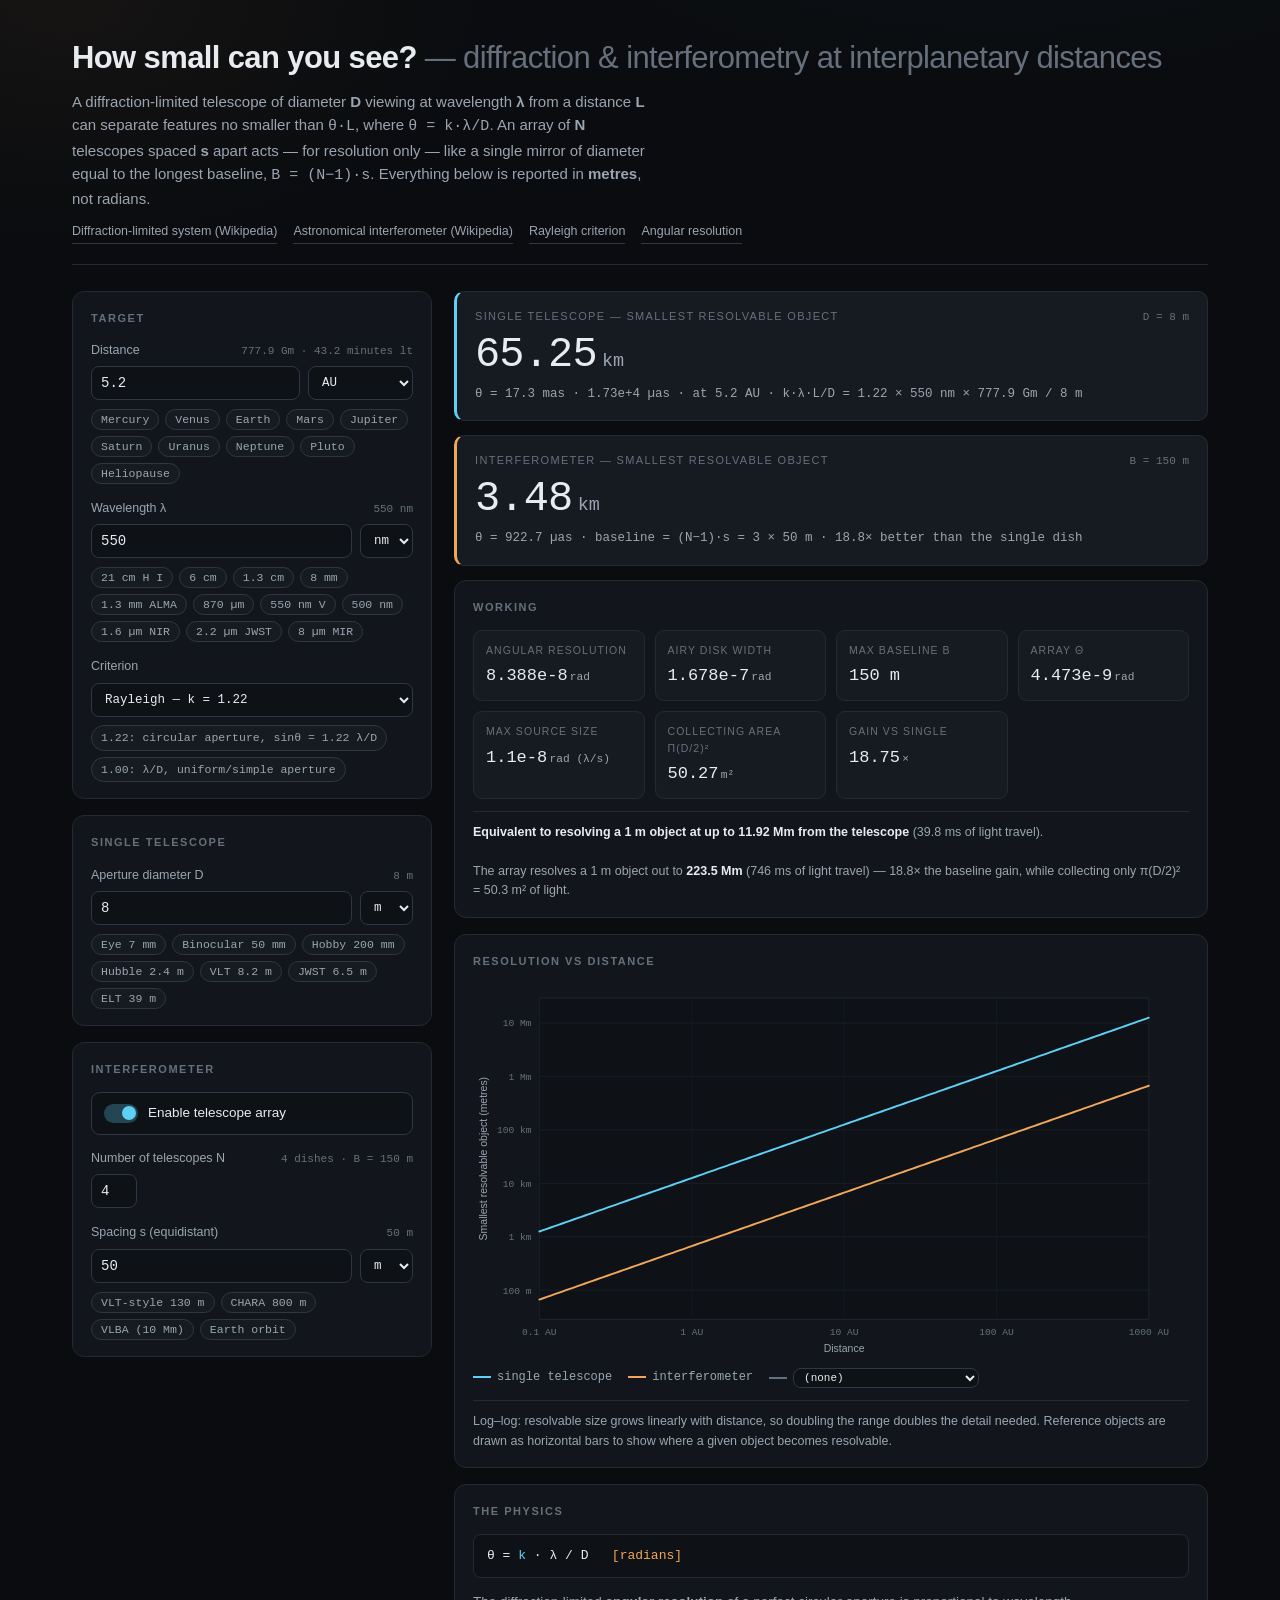
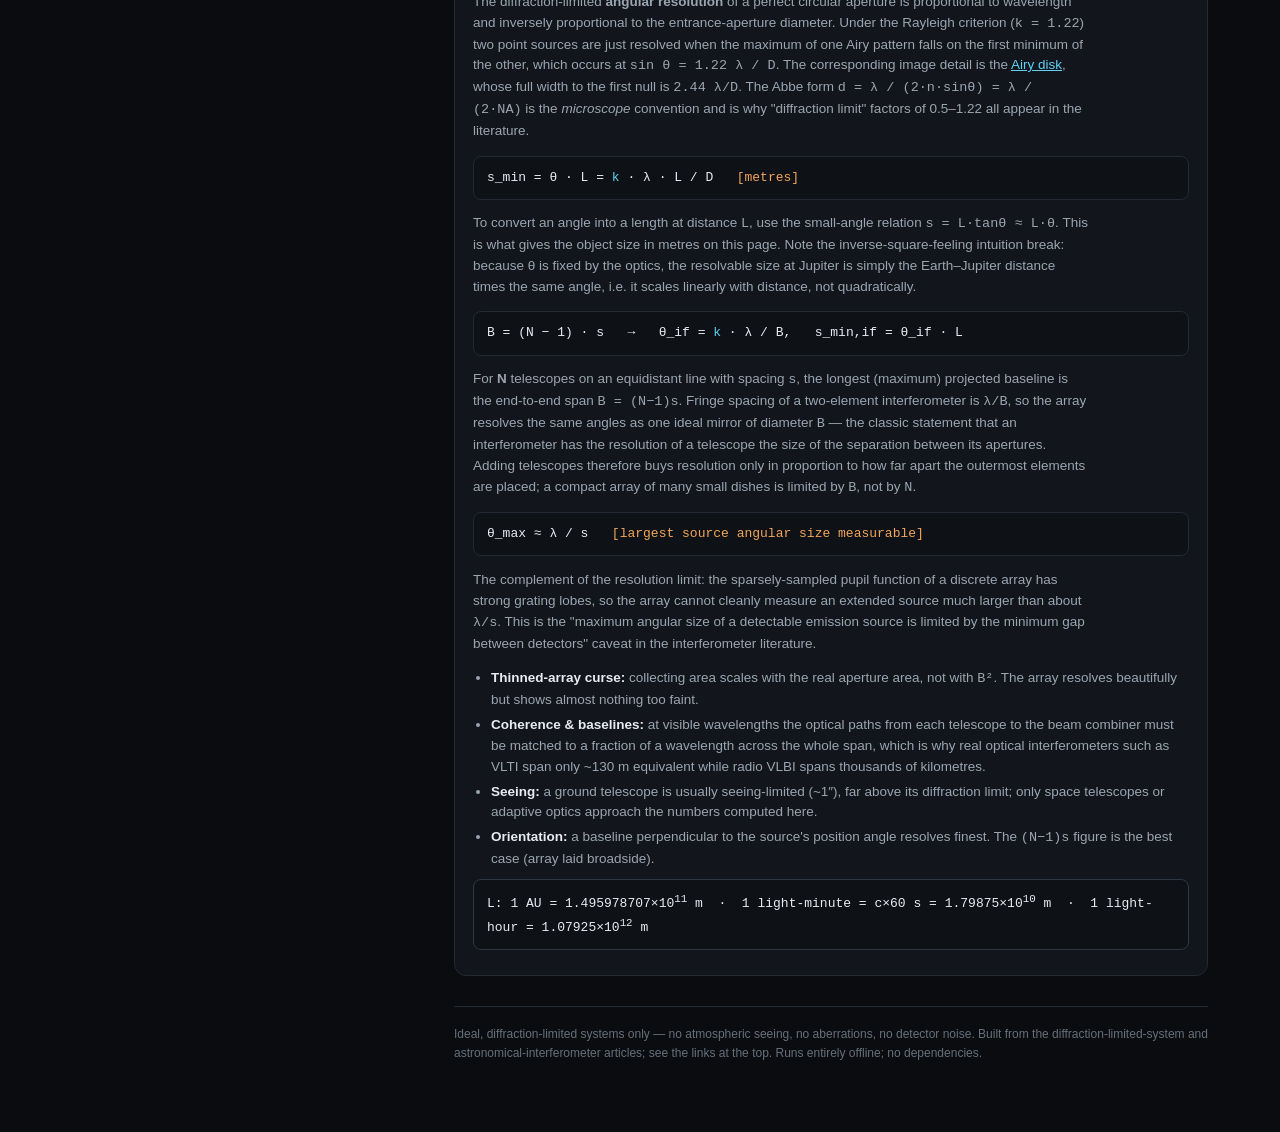
<file: index.html>
<!DOCTYPE html>
<html lang="en">
<head>
<meta charset="utf-8">
<meta name="viewport" content="width=device-width, initial-scale=1">
<!--
  Content-Security-Policy (defence in depth).
  'unsafe-inline' is required for script-src/style-src because this file is a single
  self-contained document with an inline <script> and inline <style> block. Everything
  else is denied: no network, no plugins, no framing, no form posts. If a remote
  <script src> or <img> were ever pasted into this file, the browser would refuse it.
  Note: frame-ancestors is ignored in a meta tag - send that one as an HTTP header
  (X-Content-Type-Options: nosniff too) if you host this on a web server.
-->
<meta http-equiv="Content-Security-Policy" content="default-src 'none'; script-src 'unsafe-inline'; style-src 'unsafe-inline'; img-src 'none'; connect-src 'none'; font-src 'none'; media-src 'none'; object-src 'none'; frame-src 'none'; worker-src 'none'; base-uri 'none'; form-action 'none'">
<title>Interplanetary Telescope Resolution Calculator</title>
<style>
  :root{
    --bg:#0a0c0f;
    --bg-2:#0e1116;
    --panel:#12161c;
    --panel-2:#161b22;
    --line:#232a33;
    --line-2:#2e3742;
    --ink:#e8ecf1;
    --ink-2:#9aa5b1;
    --ink-3:#66707c;
    --accent:#5fd0f5;
    --accent-2:#f2a65a;
    --good:#7ee081;
    --mono:ui-monospace,SFMono-Regular,"SF Mono",Menlo,Consolas,"Liberation Mono",monospace;
    --sans:"Inter",-apple-system,BlinkMacSystemFont,"Segoe UI",Helvetica,Arial,sans-serif;
  }
  *{box-sizing:border-box}
  html,body{margin:0;padding:0}
  body{
    background:var(--bg);
    color:var(--ink);
    font-family:var(--sans);
    font-size:15px;
    line-height:1.55;
    -webkit-font-smoothing:antialiased;
    background-image:
      radial-gradient(900px 500px at 78% -8%, rgba(95,208,245,.07), transparent 60%),
      radial-gradient(700px 400px at 5% 0%, rgba(242,166,90,.05), transparent 60%);
    background-repeat:no-repeat;
  }
  .wrap{max-width:1180px;margin:0 auto;padding:34px 22px 70px}

  header{border-bottom:1px solid var(--line);padding-bottom:20px;margin-bottom:26px}
  h1{
    font-size:clamp(22px,3.2vw,31px);
    margin:0 0 8px;
    letter-spacing:-.02em;
    font-weight:620;
  }
  h1 .thin{color:var(--ink-3);font-weight:400}
  .sub{color:var(--ink-2);max-width:70ch;margin:0}
  .refs{margin-top:12px;display:flex;flex-wrap:wrap;gap:8px 16px;font-size:12.5px}
  .refs a{color:var(--ink-2);text-decoration:none;border-bottom:1px solid var(--line-2);padding-bottom:1px}
  .refs a:hover{color:var(--accent);border-color:var(--accent)}

  .grid{display:grid;grid-template-columns:360px 1fr;gap:22px;align-items:start}
  @media (max-width:900px){.grid{grid-template-columns:1fr}}

  .panel{
    background:var(--panel);
    border:1px solid var(--line);
    border-radius:12px;
    padding:18px 18px 16px;
  }
  .panel h2{
    font-size:11px;letter-spacing:.14em;text-transform:uppercase;
    color:var(--ink-3);margin:0 0 14px;font-weight:600;
  }
  .panel + .panel{margin-top:16px}
  .sticky{position:sticky;top:18px}
  @media (max-width:900px){.sticky{position:static}}

  .field{margin-bottom:15px}
  .field:last-child{margin-bottom:0}
  label.lab{
    display:flex;justify-content:space-between;align-items:baseline;gap:8px;
    font-size:12.5px;color:var(--ink-2);margin-bottom:6px;
  }
  .lab .hint{color:var(--ink-3);font-family:var(--mono);font-size:11px}
  .row{display:flex;gap:8px}
  .row > input[type=number]{flex:1 1 auto;min-width:0}
  select,input[type=number]{
    background:var(--bg-2);
    border:1px solid var(--line-2);
    color:var(--ink);
    border-radius:8px;
    padding:8px 9px;
    font-size:14px;
    font-family:var(--mono);
    outline:none;
  }
  select{cursor:pointer;font-size:12.5px;flex:0 0 auto;padding-right:6px}
  input[type=number]{-moz-appearance:textfield}
  input[type=number]::-webkit-outer-spin-button,
  input[type=number]::-webkit-inner-spin-button{-webkit-appearance:none;margin:0}
  select:focus,input[type=number]:focus{border-color:var(--accent);box-shadow:0 0 0 3px rgba(95,208,245,.12)}
  select option{background:var(--panel-2)}

  .chips{display:flex;flex-wrap:wrap;gap:6px;margin-top:9px}
  .chip{
    background:var(--panel-2);
    border:1px solid var(--line-2);
    color:var(--ink-2);
    border-radius:999px;
    padding:3px 9px;
    font-size:11.5px;
    font-family:var(--mono);
    cursor:pointer;
    transition:border-color .12s,color .12s,background .12s;
  }
  .chip:hover{border-color:var(--accent);color:var(--accent);background:rgba(95,208,245,.07)}
  .chip.on{border-color:var(--accent);color:var(--accent);background:rgba(95,208,245,.12)}

  .toggle{
    display:flex;align-items:center;gap:10px;cursor:pointer;user-select:none;
    padding:10px 12px;border:1px solid var(--line-2);border-radius:9px;background:var(--bg-2);
    margin-bottom:14px;
  }
  .toggle:hover{border-color:var(--line-2)}
  .toggle input{position:absolute;opacity:0;pointer-events:none}
  .sw{
    width:34px;height:19px;border-radius:999px;background:#232a33;position:relative;flex:0 0 auto;
    transition:background .16s;
  }
  .sw::after{
    content:"";position:absolute;top:2.5px;left:2.5px;width:14px;height:14px;border-radius:50%;
    background:#8b95a2;transition:transform .16s,background .16s;
  }
  .toggle input:checked + .sw{background:rgba(95,208,245,.28)}
  .toggle input:checked + .sw::after{transform:translateX(15px);background:var(--accent)}
  .toggle .tl{font-size:13.5px;color:var(--ink)}
  .toggle input:focus-visible + .sw{box-shadow:0 0 0 3px rgba(95,208,245,.2)}

  .big{
    background:var(--panel-2);
    border:1px solid var(--line);
    border-left:3px solid var(--accent);
    border-radius:10px;
    padding:16px 18px;
    margin-bottom:14px;
  }
  .big.array{border-left-color:var(--accent-2)}
  .big .k{
    font-size:11px;letter-spacing:.12em;text-transform:uppercase;color:var(--ink-3);margin-bottom:7px;
    display:flex;justify-content:space-between;gap:10px;align-items:baseline;flex-wrap:wrap;
  }
  .big .k .tag{font-family:var(--mono);letter-spacing:0;text-transform:none;color:var(--ink-3)}
  .val{
    font-family:var(--mono);
    font-size:clamp(28px,5vw,42px);
    line-height:1.05;
    letter-spacing:-.02em;
    color:var(--ink);
    word-break:break-word;
  }
  .val .u{font-size:.44em;color:var(--ink-2);margin-left:.28em;letter-spacing:0}
  .subv{font-family:var(--mono);font-size:12.5px;color:var(--ink-2);margin-top:8px;word-break:break-word}

  .cards{display:grid;grid-template-columns:repeat(auto-fit,minmax(160px,1fr));gap:10px;margin-top:4px}
  .card{
    background:var(--panel-2);border:1px solid var(--line);border-radius:9px;padding:11px 12px;
  }
  .card .ck{font-size:10.5px;letter-spacing:.1em;text-transform:uppercase;color:var(--ink-3);margin-bottom:5px}
  .card .cv{font-family:var(--mono);font-size:17px;color:var(--ink);word-break:break-word}
  .card .cv .u{font-size:.66em;color:var(--ink-2);margin-left:.2em}

  .note{
    font-size:12.5px;color:var(--ink-2);margin-top:12px;
    border-top:1px solid var(--line);padding-top:11px;
  }
  .note b{color:var(--ink);font-weight:600}

  #chartwrap{margin-top:16px}
  svg#chart{width:100%;height:auto;display:block}
  .legend{display:flex;gap:16px;flex-wrap:wrap;font-size:12px;color:var(--ink-2);margin-top:9px;font-family:var(--mono)}
  .legend i{display:inline-block;width:18px;height:2px;vertical-align:middle;margin-right:6px}

  .eq{
    font-family:var(--mono);font-size:13px;color:var(--ink);
    background:var(--bg-2);border:1px solid var(--line);border-radius:8px;
    padding:11px 13px;margin:9px 0;overflow-x:auto;
  }
  .eq em{color:var(--accent);font-style:normal}
  .eq .c{color:var(--accent-2)}
  .prose{color:var(--ink-2);font-size:13.5px;max-width:82ch}
  .prose a{color:var(--accent)}
  ul{padding-left:18px;margin:8px 0}
  li{margin:4px 0;color:var(--ink-2);font-size:13.5px}
  li b{color:var(--ink);font-weight:600}
  footer{margin-top:30px;padding-top:18px;border-top:1px solid var(--line);color:var(--ink-3);font-size:12px}
  @media print{body{background:#fff;color:#000}}
</style>
</head>
<body>
<div class="wrap">

<header>
  <h1>How small can you see? <span class="thin">— diffraction &amp; interferometry at interplanetary distances</span></h1>
  <p class="sub">
    A diffraction-limited telescope of diameter <b>D</b> viewing at wavelength <b>λ</b> from a distance
    <b>L</b> can separate features no smaller than <span style="font-family:var(--mono)">θ·L</span>, where
    <span style="font-family:var(--mono)">θ = k·λ/D</span>. An array of <b>N</b> telescopes spaced <b>s</b> apart
    acts — for resolution only — like a single mirror of diameter equal to the longest baseline,
    <span style="font-family:var(--mono)">B = (N−1)·s</span>. Everything below is reported in <b>metres</b>, not radians.
  </p>
  <div class="refs">
    <a href="https://en.wikipedia.org/wiki/Diffraction-limited_system" target="_blank" rel="noopener">Diffraction-limited system (Wikipedia)</a>
    <a href="https://en.wikipedia.org/wiki/Astronomical_interferometer" target="_blank" rel="noopener">Astronomical interferometer (Wikipedia)</a>
    <a href="https://en.wikipedia.org/wiki/Rayleigh_criterion" target="_blank" rel="noopener">Rayleigh criterion</a>
    <a href="https://en.wikipedia.org/wiki/Angular_resolution" target="_blank" rel="noopener">Angular resolution</a>
  </div>
</header>

<div class="grid">

  <!-- ============ CONTROLS ============ -->
  <div class="sticky">

    <div class="panel">
      <h2>Target</h2>

      <div class="field">
        <label class="lab" for="dist"><span>Distance</span><span class="hint" id="dist-m">—</span></label>
        <div class="row">
          <input type="number" id="dist" value="5.2" step="any" min="0">
          <select id="dist-u">
            <option value="au" selected>AU</option>
            <option value="lm">light-min</option>
            <option value="lh">light-hr</option>
          </select>
        </div>
        <div class="chips" id="dist-chips"></div>
      </div>

      <div class="field">
        <label class="lab" for="wl"><span>Wavelength λ</span><span class="hint" id="wl-m">—</span></label>
        <div class="row">
          <input type="number" id="wl" value="550" step="any" min="0">
          <select id="wl-u">
            <option value="nm" selected>nm</option>
            <option value="um">µm</option>
            <option value="mm">mm</option>
            <option value="cm">cm</option>
            <option value="m">m</option>
          </select>
        </div>
        <div class="chips" id="wl-chips"></div>
      </div>

      <div class="field">
        <label class="lab" for="criterion"><span>Criterion</span></label>
        <select id="criterion" style="width:100%">
          <option value="1.22" selected>Rayleigh — k = 1.22</option>
          <option value="1">Simple — k = 1.00</option>
        </select>
        <div class="chips" style="margin-top:8px">
          <span class="chip" style="cursor:default">1.22: circular aperture, sinθ = 1.22 λ/D</span>
          <span class="chip" style="cursor:default">1.00: λ/D, uniform/simple aperture</span>
        </div>
      </div>
    </div>

    <div class="panel">
      <h2>Single telescope</h2>
      <div class="field">
        <label class="lab" for="dia"><span>Aperture diameter D</span><span class="hint" id="dia-m">—</span></label>
        <div class="row">
          <input type="number" id="dia" value="8" step="any" min="0">
          <select id="dia-u">
            <option value="mm">mm</option>
            <option value="cm">cm</option>
            <option value="m" selected>m</option>
            <option value="km">km</option>
          </select>
        </div>
        <div class="chips" id="tel-chips"></div>
      </div>
    </div>

    <div class="panel">
      <h2>Interferometer</h2>

      <label class="toggle">
        <input type="checkbox" id="ifon" checked>
        <span class="sw"></span>
        <span class="tl">Enable telescope array</span>
      </label>

      <div id="if-block">
        <div class="field">
          <label class="lab" for="ntel"><span>Number of telescopes N</span><span class="hint" id="ntel-m">—</span></label>
          <input type="number" id="ntel" value="4" step="1" min="2" max="200">
        </div>

        <div class="field">
          <label class="lab" for="sep"><span>Spacing s (equidistant)</span><span class="hint" id="sep-m">—</span></label>
          <div class="row">
            <input type="number" id="sep" value="50" step="any" min="0">
            <select id="sep-u">
              <option value="m" selected>m</option>
              <option value="km">km</option>
            </select>
          </div>
          <div class="chips" id="if-chips"></div>
        </div>
      </div>
    </div>

  </div>

  <!-- ============ RESULTS ============ -->
  <div>

    <div class="big">
      <div class="k"><span>Single telescope — smallest resolvable object</span><span class="tag" id="single-tag">—</span></div>
      <div class="val" id="single-val">—</div>
      <div class="subv" id="single-sub">—</div>
    </div>

    <div class="big array" id="arr-big" style="display:none">
      <div class="k"><span>Interferometer — smallest resolvable object</span><span class="tag" id="arr-tag">—</span></div>
      <div class="val" id="arr-val">—</div>
      <div class="subv" id="arr-sub">—</div>
    </div>

    <div class="panel">
      <h2>Working</h2>
      <div class="cards" id="cards"></div>
      <div class="note" id="note"></div>
    </div>

    <div class="panel" id="chartwrap">
      <h2>Resolution vs distance</h2>
      <svg id="chart" viewBox="0 0 820 430" role="img" aria-label="Log-log plot of smallest resolvable object size versus distance"></svg>
      <div class="legend">
        <span><i style="background:var(--accent)"></i>single telescope</span>
        <span id="leg-array" style="display:none"><i style="background:var(--accent-2)"></i>interferometer</span>
        <span><i style="background:var(--ink-3)"></i><select id="refsel" style="padding:2px 6px;font-size:11px"></select></span>
      </div>
      <div class="note">
        Log–log: resolvable size grows linearly with distance, so doubling the range doubles the detail needed.
        Reference objects are drawn as horizontal bars to show where a given object becomes resolvable.
      </div>
    </div>

    <div class="panel">
      <h2>The physics</h2>

      <div class="eq">θ = <em>k</em> · λ / D &nbsp;&nbsp;<span class="c">[radians]</span></div>
      <p class="prose">
        The diffraction-limited <b>angular resolution</b> of a perfect circular aperture is proportional to
        wavelength and inversely proportional to the entrance-aperture diameter. Under the Rayleigh criterion
        (<span class="prose" style="font-family:var(--mono)">k = 1.22</span>) two point sources are just resolved when the
        maximum of one Airy pattern falls on the first minimum of the other, which occurs at
        <span style="font-family:var(--mono)">sin θ = 1.22 λ / D</span>. The corresponding image detail is the
        <a href="https://en.wikipedia.org/wiki/Airy_disk" target="_blank" rel="noopener">Airy disk</a>, whose full width to
        the first null is <span style="font-family:var(--mono)">2.44 λ/D</span>.
        The Abbe form <span style="font-family:var(--mono)">d = λ / (2·n·sinθ) = λ / (2·NA)</span> is the
        <i>microscope</i> convention and is why "diffraction limit" factors of 0.5–1.22 all appear in the literature.
      </p>

      <div class="eq">s_min = θ · L = <em>k</em> · λ · L / D &nbsp;&nbsp;<span class="c">[metres]</span></div>
      <p class="prose">
        To convert an angle into a length at distance <span style="font-family:var(--mono)">L</span>, use the small-angle
        relation <span style="font-family:var(--mono)">s = L·tanθ ≈ L·θ</span>. This is what gives the object size in metres
        on this page. Note the inverse-square-feeling intuition break: because θ is fixed by the optics, the
        resolvable size at Jupiter is simply the Earth–Jupiter distance times the same angle, i.e. it scales linearly
        with distance, not quadratically.
      </p>

      <div class="eq">B = (N − 1) · s &nbsp;&nbsp;→&nbsp;&nbsp; θ_if = <em>k</em> · λ / B, &nbsp; s_min,if = θ_if · L</div>
      <p class="prose">
        For <b>N</b> telescopes on an equidistant line with spacing <span style="font-family:var(--mono)">s</span>, the
        longest (maximum) projected baseline is the end-to-end span
        <span style="font-family:var(--mono)">B = (N−1)s</span>. Fringe spacing of a two-element interferometer is
        <span style="font-family:var(--mono)">λ/B</span>, so the array resolves the same angles as one ideal mirror of
        diameter <span style="font-family:var(--mono)">B</span> — the classic statement that an interferometer has the
        resolution of a telescope the size of the separation between its apertures. Adding telescopes therefore buys
        resolution only in proportion to how far apart the outermost elements are placed; a compact array of many small
        dishes is limited by <span style="font-family:var(--mono)">B</span>, not by <span style="font-family:var(--mono)">N</span>.
      </p>

      <div class="eq">θ_max ≈ λ / s &nbsp;&nbsp;<span class="c">[largest source angular size measurable]</span></div>
      <p class="prose">
        The complement of the resolution limit: the sparsely-sampled pupil function of a discrete array has strong
        grating lobes, so the array cannot cleanly measure an extended source much larger than about
        <span style="font-family:var(--mono)">λ/s</span>. This is the "maximum angular size of a detectable emission
        source is limited by the minimum gap between detectors" caveat in the interferometer literature.
      </p>

      <ul>
        <li><b>Thinned-array curse:</b> collecting area scales with the real aperture area, not with
          <span style="font-family:var(--mono)">B²</span>. The array resolves beautifully but shows almost nothing too faint.</li>
        <li><b>Coherence &amp; baselines:</b> at visible wavelengths the optical paths from each telescope to the beam
          combiner must be matched to a fraction of a wavelength across the whole span, which is why real optical
          interferometers such as VLTI span only ~130 m equivalent while radio VLBI spans thousands of kilometres.</li>
        <li><b>Seeing:</b> a ground telescope is usually seeing-limited (~1″), far above its diffraction limit; only
          space telescopes or adaptive optics approach the numbers computed here.</li>
        <li><b>Orientation:</b> a baseline perpendicular to the source's position angle resolves finest. The
          <span style="font-family:var(--mono)">(N−1)s</span> figure is the best case (array laid broadside).</li>
      </ul>

      <div class="eq" style="border-color:var(--line-2)">
        L: 1 AU = 1.495978707×10<sup>11</sup> m &nbsp;·&nbsp; 1 light-minute = c×60 s = 1.79875×10<sup>10</sup> m
        &nbsp;·&nbsp; 1 light-hour = 1.07925×10<sup>12</sup> m
      </div>
    </div>

    <footer>
      Ideal, diffraction-limited systems only — no atmospheric seeing, no aberrations, no detector noise.
      Built from the diffraction-limited-system and astronomical-interferometer articles; see the links at the top.
      Runs entirely offline; no dependencies.
    </footer>

  </div>
</div>
</div>

<script>
(function(){
"use strict";

/* ---------------------------------------------------------------- constants */
var C      = 299792458;          // m/s
var AU     = 1.495978707e11;     // m
var LM     = C * 60;             // light-minute, m
var LH     = C * 3600;           // light-hour, m

var DIST = { au:{m:AU,label:"AU"}, lm:{m:LM,label:"light-min"}, lh:{m:LH,label:"light-hr"} };
var WL   = { nm:1e-9, um:1e-6, mm:1e-3, cm:1e-2, m:1 };
var DIA  = { mm:1e-3, cm:1e-2, m:1, km:1e3 };
var SEP  = { m:1, km:1e3 };

/* ------------------------------------------------------------- formatting */
function sig(x, n){
  if(!isFinite(x) || x === 0) return "0";
  var neg = x < 0; x = Math.abs(x); n = n || 4;
  var e = Math.floor(Math.log10(x));
  var s;
  if(e >= -6 && e < 21 && (n - 1 - e) >= 0){
    s = x.toFixed(n - 1 - e);
    if(s.indexOf(".") >= 0) s = s.replace(/\.?0+$/, "");
  } else {
    s = x.toExponential(Math.max(0, n - 1))
         .replace(/(\.\d*?)0+e/, "$1e")
         .replace(/\.e/, "e");
  }
  return (neg ? "-" : "") + s;
}
function num4(v){ return (isFinite(v) && v > 0) ? sig(v, 4) : "—"; }

var DECADES = [[12,"Tm"],[9,"Gm"],[6,"Mm"],[3,"km"],[0,"m"],[-3,"mm"],[-6,"nm"],[-9,"pm"]];
function decadeLabel(e){
  for(var i=0;i<DECADES.length;i++)
    if(e >= DECADES[i][0]) return sig(Math.pow(10, e - DECADES[i][0]), 4) + " " + DECADES[i][1];
  return sig(Math.pow(10, e + 9), 4) + " nm";
}
function fmtLen(x){
  if(!isFinite(x)) return "—";
  var a = Math.abs(x);
  if(a === 0) return "0";
  var p = [
    [1e12, "Tm"], [1e9, "Gm"], [1e6, "Mm"], [1e3, "km"], [1, "m"],
    [1e-3, "mm"], [1e-6, "µm"], [1e-9, "nm"], [1e-12, "pm"], [1e-15, "fm"]
  ];
  for(var i=0;i<p.length;i++){
    if(a >= p[i][0]) return sig(x/(p[i][0])) + " " + p[i][1];
  }
  return sig(x/(1e-18)) + " am";
}
function fmtLenParts(x){
  var s = fmtLen(x).split(" ");
  return { n:s[0], u:s.length>1?s[1]:"" };
}
function fmtAngle(rad){
  if(!isFinite(rad)) return "—";
  var as  = rad * 206264.806;      // arcseconds
  var mas = as * 1e3;
  var uas = mas * 1e3;
  var out;
  if(rad >= 1){        out = [sig(rad,4)+" rad"];       if(as  >= 1) out.push(sig(as ,4)+"″"); }
  else if(as  >= 1){   out = [sig(as ,4)+"″"];           if(mas >= 1) out.push(sig(mas,3)+" mas"); }
  else if(mas >= 1){   out = [sig(mas,4)+" mas"];        if(uas >= 1) out.push(sig(uas,3)+" µas"); }
  else                out = [sig(uas,4)+" µas"];
  return out.join("  ·  ");
}
function fmtTime(s){
  if(!isFinite(s)) return "—";
  var d = s/86400;
  if(d >= 1)    return sig(d,3) + " days";
  if(s >= 3600) return sig(s/3600,3) + " hours";
  if(s >= 60)   return sig(s/60,3) + " minutes";
  if(s >= 1)    return sig(s,3) + " seconds";
  if(s >= 1e-3) return sig(s*1e3,3) + " ms";
  if(s >= 1e-6) return sig(s*1e6,3) + " µs";
  return sig(s*1e9,3) + " ns";
}

/* ------------------------------------------------------------------- state */
var $ = function(id){ return document.getElementById(id); };

function num(id, fallback){
  var v = parseFloat($(id).value);
  return isFinite(v) && v >= 0 ? v : fallback;
}
function read(){
  var d = num("dist", 1) * DIST[$("dist-u").value].m;
  var lam = num("wl", 550) * WL[$("wl-u").value];
  var D   = num("dia", 8) * DIA[$("dia-u").value];
  var k   = parseFloat($("criterion").value);
  var on  = $("ifon").checked;
  var n   = Math.max(2, Math.round(num("ntel", 2)));
  var s   = num("sep", 1) * SEP[$("sep-u").value];
  var B   = (n - 1) * s;
  return { d:d, lam:lam, D:D, k:k, on:on, n:n, s:s, B:B,
           th1:(D>0 ? k*lam/D : NaN),
           sz1:(D>0 ? k*lam/D*d : NaN),
           th2:(B>0 ? k*lam/B : NaN),
           sz2:(B>0 ? k*lam/B*d : NaN) };
}
/* does this configuration define any resolvable instrument at all? */
function anyInstrument(st){
  return (st.D > 0) || (st.on && st.B > 0);
}

/* -------------------------------------------------------------- chip sets */
var DIST_CHIPS = [
  { t:"Mercury", v:0.387 }, { t:"Venus", v:0.723 }, { t:"Earth", v:1 },
  { t:"Mars", v:1.524 }, { t:"Jupiter", v:5.203 }, { t:"Saturn", v:9.537 },
  { t:"Uranus", v:19.19 }, { t:"Neptune", v:30.07 }, { t:"Pluto", v:39.48 },
  { t:"Heliopause", v:120 }
];
var WL_CHIPS = [
  { t:"21 cm H I",   v:21,   u:"cm" },
  { t:"6 cm",        v:6,    u:"cm" },
  { t:"1.3 cm",      v:1.3,  u:"cm" },
  { t:"8 mm",        v:8,    u:"mm" },
  { t:"1.3 mm ALMA", v:1.3,  u:"mm" },
  { t:"870 µm",      v:870,  u:"um" },
  { t:"550 nm V",    v:550,  u:"nm" },
  { t:"500 nm",      v:500,  u:"nm" },
  { t:"1.6 µm NIR",  v:1.6,  u:"um" },
  { t:"2.2 µm JWST", v:2.2,  u:"um" },
  { t:"8 µm MIR",    v:8,    u:"um" }
];
var TEL_CHIPS = [
  { t:"Eye 7 mm",  v:7,    u:"mm" },
  { t:"Binocular 50 mm", v:50, u:"mm" },
  { t:"Hobby 200 mm", v:200, u:"mm" },
  { t:"Hubble 2.4 m",  v:2.4, u:"m"  },
  { t:"VLT 8.2 m",     v:8.2, u:"m"  },
  { t:"JWST 6.5 m",    v:6.5, u:"m"  },
  { t:"ELT 39 m",      v:39,  u:"m"  }
];
var IF_CHIPS = [
  { t:"VLT-style 130 m", n:4,  s:43.3, u:"m"  },
  { t:"CHARA 800 m",    n:6,  s:160,  u:"m"  },
  { t:"VLBA (10 Mm)",   n:10, s:1111, u:"km" },
  { t:"Earth orbit",    n:2,  s:7000, u:"km" }
];
var REFS = [
  { t:"(none)", v:0 },
  { t:"Fingernail 1 cm", v:0.01 },
  { t:"Golf ball", v:0.0427 },
  { t:"Car 4 m", v:4.5 },
  { t:"Football pitch", v:105 },
  { t:"Statue of Unity 179 m", v:179 },
  { t:"Everest 8849 m", v:8849 },
  { t:"Earth 12 742 km", v:1.2742e7 },
  { t:"Sun 1.3927e9 m", v:1.3927e9 },
  { t:"Neptune radius 2.46e7 m", v:2.4622e7 }
];

function buildChips(host, items, onPick, cls){
  items.forEach(function(it){
    var b = document.createElement("button");
    b.type = "button";
    b.className = "chip" + (cls ? " " + cls : "");
    b.textContent = it.t;
    b.addEventListener("click", function(){ onPick(it, b); });
    host.appendChild(b);
  });
}
buildChips($("dist-chips"), DIST_CHIPS, function(it){
  $("dist").value = it.v; $("dist-u").value = "au"; render();
});
buildChips($("wl-chips"), WL_CHIPS, function(it){
  $("wl").value = it.v; $("wl-u").value = it.u; render();
});
buildChips($("tel-chips"), TEL_CHIPS, function(it){
  $("dia").value = it.v; $("dia-u").value = it.u; render();
});
buildChips($("if-chips"), IF_CHIPS, function(it){
  $("ntel").value = it.n; $("sep").value = it.s; $("sep-u").value = it.u;
  $("ifon").checked = true; render();
});
(function(){
  var s = $("refsel");
  REFS.forEach(function(r){
    var o = document.createElement("option");
    o.value = r.v; o.textContent = r.t; s.appendChild(o);
  });
  s.addEventListener("change", draw);
})();

/* ----------------------------------------------------------------- render */
function card(k, v, u){
  return '<div class="card"><div class="ck">'+k+'</div><div class="cv">'+v+
         (u?'<span class="u">'+u+'</span>':'')+'</div></div>';
}

function render(){
  var st = read();
  var dUnit = DIST[$("dist-u").value].label;

  /* echoes */
  $("dist-m").textContent = fmtLen(st.d) + " · " + fmtTime(st.d/C) + " lt";
  $("wl-m").textContent   = fmtLen(st.lam);
  $("dia-m").textContent  = fmtLen(st.D);
  $("sep-m").textContent  = fmtLen(st.s);
  $("ntel-m").textContent = st.n + " dishes · B = " + fmtLen(st.B);

  /* single telescope */
  var p1 = fmtLenParts(st.sz1);
  $("single-val").innerHTML = p1.n + '<span class="u">' + p1.u + '</span>';
  $("single-tag").textContent = "D = " + fmtLen(st.D);
  $("single-sub").textContent =
    "θ = " + fmtAngle(st.th1) + "   ·   at " + sig(st.d/AU,4) + " " + dUnit +
    "   ·   k·λ·L/D = " + sig(st.k,3) + " × " + fmtLen(st.lam) +
    " × " + fmtLen(st.d) + " / " + fmtLen(st.D);

  /* interferometer */
  if(st.on && st.B > 0){
    $("arr-big").style.display = "";
    $("leg-array").style.display = "";
    var p2 = fmtLenParts(st.sz2);
    $("arr-val").innerHTML = p2.n + '<span class="u">' + p2.u + '</span>';
    $("arr-tag").textContent = "B = " + fmtLen(st.B);
    $("arr-sub").textContent =
      "θ = " + fmtAngle(st.th2) + "   ·   baseline = (N−1)·s = " + (st.n-1) + " × " +
      fmtLen(st.s) +
      (st.D > 0 ? "   ·   " + sig(st.sz1/st.sz2,3) + "× better than the single dish" : "");
  } else {
    $("arr-big").style.display = "none";
    $("leg-array").style.display = "none";
  }

  /* working cards */
  var html = "";
  html += card("Angular resolution", num4(st.th1), "rad");
  html += card("Airy disk width", num4(st.D>0 ? 2.44*st.lam/st.D : NaN), "rad");
  html += card("Max baseline B", st.B>0 ? fmtLen(st.B) : "—", "");
  html += card("Array θ", st.on ? num4(st.th2) : "—", st.on ? "rad" : "");
  html += card("Max source size", st.on ? num4(st.s>0 ? st.lam/st.s : NaN) : "—",
               st.on ? "rad (λ/s)" : "");
  html += card("Collecting area π(D/2)²", st.D>0 ? sig(Math.PI*Math.pow(st.D/2,2),4) : "—", "m²");
  if(st.on && st.B>0) html += card("Gain vs single", sig(st.sz1/st.sz2,4), "×");
  $("cards").innerHTML = html;

  /* notes */
  var notes = [];
  if(st.D > 0){
    var maxDist1m = 1 / st.th1;                    // range at which a 1 m object is just resolved
    notes.push("<b>Equivalent to resolving a 1 m object at up to " +
      fmtLen(maxDist1m) + " from the telescope</b> (" + fmtTime(maxDist1m/C) + " of light travel).");
  }
  if(st.on && st.B > 0){
    var gainTxt = (st.D > 0)
      ? " — " + sig(st.sz1/st.sz2,3) + "× the baseline gain"
      : "";
    var areaTxt = (st.D > 0)
      ? ", while collecting only π(D/2)² = " + sig(Math.PI*Math.pow(st.D/2,2),3) + " m² of light."
      : ".";
    notes.push("The array resolves a 1 m object out to <b>" + fmtLen(1/st.th2) + "</b> (" +
      fmtTime((1/st.th2)/C) + " of light travel)" + gainTxt + areaTxt);
    if(st.s > 0 && st.lam/st.s > 1e-3){
      notes.push("Its <i>downside</i>: sources larger than θ ≈ " + fmtAngle(st.lam/st.s) +
        " (≈ " + fmtLen(st.lam/st.s*st.d) + " across at this distance) risk being split up by grating lobes.");
    }
  }
  if(st.D > 0 && st.sz1 > 1.2742e7){
    notes.push("At this distance the resolution is coarser than <b>Earth itself</b> — you would see the planet as a single unresolved dot.");
  }
  /* validity of the small-angle / Rayleigh assumption */
  if(st.D > 0 && st.k*st.lam/st.D > 0.05){
    notes.push("⚠ <b>Outside the formula's validity:</b> λ/D = " + sig(st.lam/st.D,3) +
      " is far too large. The criterion needs sinθ = k·λ/D ≤ 1, and the small-angle step " +
      "s = L·θ no longer holds — at this aperture/wavelength the instrument cannot resolve " +
      "two points at all, so treat the figure above as a formal limit only.");
  }
  if(!anyInstrument(st)){
    notes.push("⚠ <b>No valid instrument:</b> enter a telescope diameter (or an array spacing) larger than zero.");
  }
  $("note").innerHTML = notes.join("<br><br>");

  draw(st);
}

/* ------------------------------------------------------------------- chart */
function draw(st){
  st = st || read();
  var W = 820, H = 430;
  var M = { t:16, r:46, b:46, l:76 };
  var pw = W - M.l - M.r, ph = H - M.t - M.b;

  var xMin = 0.1, xMax = 1000;                 // AU
  var lx0 = Math.log10(xMin), lx1 = Math.log10(xMax);

  var N = 160, pts = [];
  var refV = parseFloat($("refsel").value);
  for(var i=0;i<=N;i++){
    var lx = lx0 + (lx1-lx0)*i/N;
    var au = Math.pow(10,lx);
    var L  = au * AU;
    var p  = { lx:lx, au:au };
    if(st.D > 0) p.y1 = st.k*st.lam/st.D*L;
    if(st.on && st.B > 0) p.y2 = st.k*st.lam/st.B*L;
    pts.push(p);
  }

  var vals = [];
  pts.forEach(function(p){ if(isFinite(p.y1)) vals.push(p.y1); if(isFinite(p.y2)) vals.push(p.y2); });
  if(refV > 0) vals.push(refV);
  if(!vals.length){
    $("chart").innerHTML =
      '<rect x="76" y="16" width="726" height="368" fill="#0e1116" stroke="#232a33"/>' +
      '<text x="439" y="196" text-anchor="middle" fill="#66707c" font-size="13">' +
      'No resolvable instrument — enter an aperture diameter, or enable an array with a non-zero spacing.</text>';
    return;
  }

  var yMin = Math.min.apply(null, vals), yMax = Math.max.apply(null, vals);
  var lo = Math.log10(yMin), hi = Math.log10(yMax);
  var pad = Math.max(0.12, (hi - lo) * 0.07);
  var ly0 = lo - pad, ly1 = hi + pad;
  if(ly1 - ly0 < 1.2) ly1 = ly0 + 1.2;

  function X(lx){ return M.l + (lx-lx0)/(lx1-lx0)*pw; }
  function Y(ly){ return M.t + ph - (ly-ly0)/(ly1-ly0)*ph; }

  var s = [];
  s.push('<rect x="'+M.l+'" y="'+M.t+'" width="'+pw+'" height="'+ph+'" fill="#0e1116" stroke="#232a33"/>');

  /* y grid + labels */
  for(var e=Math.ceil(ly0); e<=Math.floor(ly1); e++){
    var y = Y(e);
    s.push('<line x1="'+M.l+'" y1="'+y.toFixed(1)+'" x2="'+(M.l+pw)+'" y2="'+y.toFixed(1)+
           '" stroke="#1b212a" stroke-width="1"/>');
    s.push('<text x="'+(M.l-9)+'" y="'+(y+4).toFixed(1)+'" text-anchor="end" fill="#66707c" '+
           'font-family="ui-monospace,Menlo,monospace" font-size="11">'+decadeLabel(e)+'</text>');
  }
  /* x grid + labels */
  for(var d=Math.ceil(lx0); d<=Math.floor(lx1); d++){
    var x = X(d), au = Math.pow(10,d);
    var lab = sig(au,4) + " AU";
    s.push('<line x1="'+x.toFixed(1)+'" y1="'+M.t+'" x2="'+x.toFixed(1)+'" y2="'+(M.t+ph)+
           '" stroke="#161c23" stroke-width="1"/>');
    s.push('<text x="'+x.toFixed(1)+'" y="'+(M.t+ph+18)+'" text-anchor="middle" fill="#66707c" '+
           'font-family="ui-monospace,Menlo,monospace" font-size="11">'+lab+'</text>');
  }

  /* reference object */
  if(refV > 0 && Math.log10(refV) >= ly0 && Math.log10(refV) <= ly1){
    var yr = Y(Math.log10(refV));
    var rlab = (function(r){
      for(var i=0;i<REFS.length;i++) if(REFS[i].v === r) return REFS[i].t; return fmtLen(r);
    })(refV);
    s.push('<line x1="'+M.l+'" y1="'+yr.toFixed(1)+'" x2="'+(M.l+pw)+'" y2="'+yr.toFixed(1)+
           '" stroke="#66707c" stroke-width="1" stroke-dasharray="5 4"/>');
    s.push('<text x="'+(M.l+pw-6)+'" y="'+(yr-7).toFixed(1)+'" text-anchor="end" fill="#8b95a2" '+
           'font-family="ui-monospace,Menlo,monospace" font-size="11">'+rlab+'</text>');
  }

  function path(key, colour){
    var d = "", started = false;
    pts.forEach(function(p){
      if(!isFinite(p[key])) return;
      var px = X(p.lx).toFixed(2), py = Y(Math.log10(p[key])).toFixed(2);
      d += (started ? "L" : "M") + px + " " + py; started = true;
    });
    if(d) s.push('<path d="'+d+'" fill="none" stroke="'+colour+'" stroke-width="2.2" '+
                 'stroke-linejoin="round" stroke-linecap="round"/>');
  }
  path("y1", "#5fd0f5");
  path("y2", "#f2a65a");

  /* axis titles */
  s.push('<text x="'+(M.l+pw/2)+'" y="'+(H-8)+'" text-anchor="middle" fill="#9aa5b1" font-size="12">Distance</text>');
  s.push('<text transform="translate(16,'+(M.t+ph/2)+') rotate(-90)" text-anchor="middle" fill="#9aa5b1" '+
         'font-size="12">Smallest resolvable object (metres)</text>');

  $("chart").innerHTML = s.join("");
}

/* ------------------------------------------------------------------- wiring */
["dist","dist-u","wl","wl-u","dia","dia-u","criterion","ifon","ntel","sep","sep-u","refsel"].forEach(function(id){
  var el = $(id);
  el.addEventListener("input", render);
  el.addEventListener("change", render);
});

render();
})();
</script>
</body>
</html>
</file>
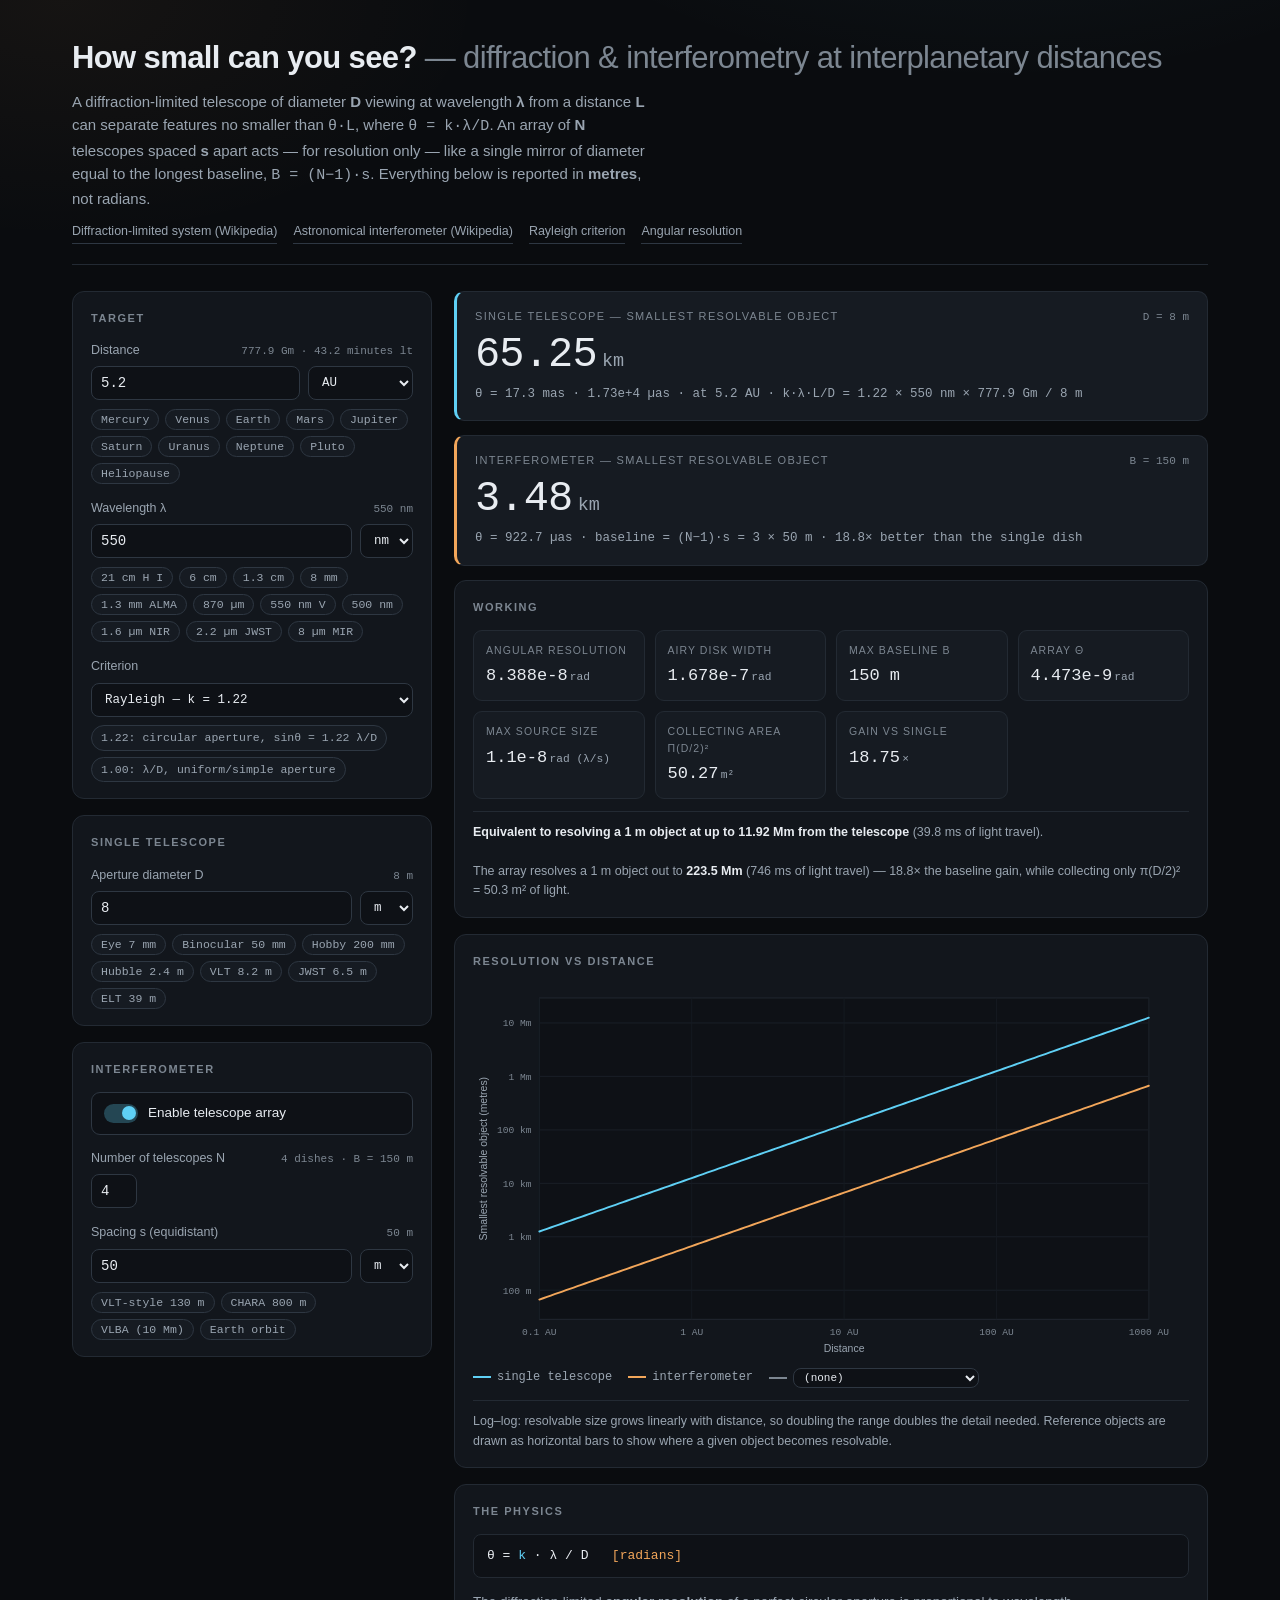
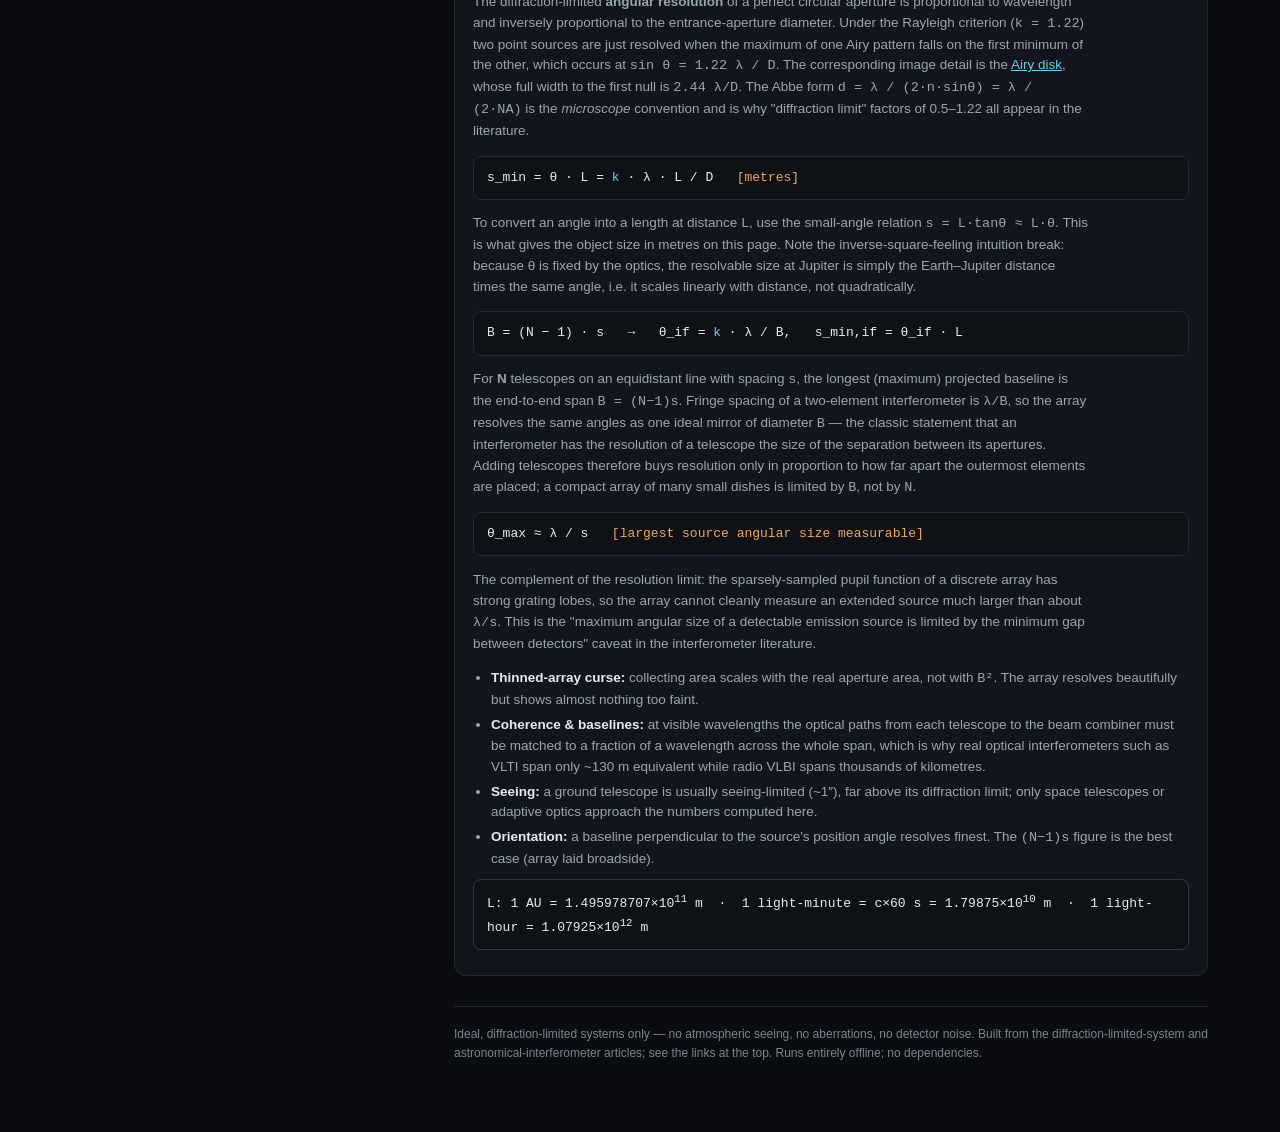
<file: docs/index.html>
<!DOCTYPE html>
<html lang="en">
<head>
<meta charset="utf-8">
<meta name="viewport" content="width=device-width, initial-scale=1">
<!--
  Content-Security-Policy (defence in depth).
  'unsafe-inline' is required for script-src/style-src because this file is a single
  self-contained document with an inline <script> and inline <style> block. Everything
  else is denied: no network, no plugins, no framing, no form posts. If a remote
  <script src> or <img> were ever pasted into this file, the browser would refuse it.
  Note: frame-ancestors is ignored in a meta tag - send that one as an HTTP header
  (X-Content-Type-Options: nosniff too) if you host this on a web server.
-->
<meta http-equiv="Content-Security-Policy" content="default-src 'none'; script-src 'unsafe-inline'; style-src 'unsafe-inline'; img-src 'none'; connect-src 'none'; font-src 'none'; media-src 'none'; object-src 'none'; frame-src 'none'; worker-src 'none'; base-uri 'none'; form-action 'none'">
<title>Interplanetary Telescope Resolution Calculator</title>
<style>
  :root{
    --bg:#0a0c0f;
    --bg-2:#0e1116;
    --panel:#12161c;
    --panel-2:#161b22;
    --line:#232a33;
    --line-2:#2e3742;
    --ink:#e8ecf1;
    --ink-2:#9aa5b1;
    /* The dimmest ink carries every section heading, the working-card captions
       and the footer, so it has to clear 4.5:1 on the lightest panel (#161b22)
       -- not merely look like a dim grey. #7c8691 sat at 3.44:1 there. */
    --ink-3:#7c8691;
    --accent:#5fd0f5;
    --accent-2:#f2a65a;
    --good:#7ee081;
    --bad:#f28b82;
    --mono:ui-monospace,SFMono-Regular,"SF Mono",Menlo,Consolas,"Liberation Mono",monospace;
    --sans:"Inter",-apple-system,BlinkMacSystemFont,"Segoe UI",Helvetica,Arial,sans-serif;
  }
  *{box-sizing:border-box}
  html,body{margin:0;padding:0}
  body{
    background:var(--bg);
    color:var(--ink);
    font-family:var(--sans);
    font-size:15px;
    line-height:1.55;
    -webkit-font-smoothing:antialiased;
    background-image:
      radial-gradient(900px 500px at 78% -8%, rgba(95,208,245,.07), transparent 60%),
      radial-gradient(700px 400px at 5% 0%, rgba(242,166,90,.05), transparent 60%);
    background-repeat:no-repeat;
  }
  .wrap{max-width:1180px;margin:0 auto;padding:34px 22px 70px}

  /* A keyboard arriving at the top of this page has 39 controls to cross before
     it reaches the answer, because the 34 preset chips sit between them. The
     skip link is the only thing that makes that proportionate, so it is the
     first focusable thing in the document and stays out of the way until
     focused. */
  .skip{
    position:absolute;left:-9999px;top:0;z-index:10;
    background:var(--accent);color:var(--bg);
    padding:10px 14px;border-radius:0 0 9px 0;
    font-size:13.5px;font-weight:600;text-decoration:none;
  }
  .skip:focus{left:0;outline:2px solid var(--ink);outline-offset:2px}
  /* The skip target is focused programmatically rather than reached by keyboard,
     so it is a navigation aid rather than a control and takes no ring. */
  #results:focus{outline:none}

  header{border-bottom:1px solid var(--line);padding-bottom:20px;margin-bottom:26px}
  h1{
    font-size:clamp(22px,3.2vw,31px);
    margin:0 0 8px;
    letter-spacing:-.02em;
    font-weight:620;
  }
  h1 .thin{color:var(--ink-3);font-weight:400}
  .sub{color:var(--ink-2);max-width:70ch;margin:0}
  .refs{margin-top:12px;display:flex;flex-wrap:wrap;gap:8px 16px;font-size:12.5px}
  .refs a{color:var(--ink-2);text-decoration:none;border-bottom:1px solid var(--line-2);padding-bottom:1px}
  .refs a:hover{color:var(--accent);border-color:var(--accent)}

  .grid{display:grid;grid-template-columns:360px 1fr;gap:22px;align-items:start}
  @media (max-width:900px){.grid{grid-template-columns:1fr}}

  .panel{
    background:var(--panel);
    border:1px solid var(--line);
    border-radius:12px;
    padding:18px 18px 16px;
  }
  .panel h2{
    font-size:11px;letter-spacing:.14em;text-transform:uppercase;
    color:var(--ink-3);margin:0 0 14px;font-weight:600;
  }
  .panel + .panel{margin-top:16px}
  .sticky{position:sticky;top:18px}
  @media (max-width:900px){.sticky{position:static}}

  .field{margin-bottom:15px}
  .field:last-child{margin-bottom:0}
  /* The row holds the label and its echoed reading side by side, but only the
     label is inside the label element. A for-label's whole subtree becomes the
     field's accessible name, so parking the live reading in there made the
     field announce its own current value -- and change that name on every
     keystroke. The echo is now the field's description instead. */
  .labrow{
    display:flex;justify-content:space-between;align-items:baseline;gap:8px;
    font-size:12.5px;color:var(--ink-2);margin-bottom:6px;
  }
  .hint{color:var(--ink-3);font-family:var(--mono);font-size:11px}
  .row{display:flex;gap:8px}
  .row > input[type=number]{flex:1 1 auto;min-width:0}
  select,input[type=number]{
    background:var(--bg-2);
    border:1px solid var(--line-2);
    color:var(--ink);
    border-radius:8px;
    padding:8px 9px;
    font-size:14px;
    font-family:var(--mono);
    outline:none;
  }
  select{cursor:pointer;font-size:12.5px;flex:0 0 auto;padding-right:6px}
  input[type=number]{-moz-appearance:textfield}
  input[type=number]::-webkit-outer-spin-button,
  input[type=number]::-webkit-inner-spin-button{-webkit-appearance:none;margin:0}
  select:focus,input[type=number]:focus{border-color:var(--accent);box-shadow:0 0 0 3px rgba(95,208,245,.12)}
  select option{background:var(--panel-2)}

  .chips{display:flex;flex-wrap:wrap;gap:6px;margin-top:9px}
  .chip{
    background:var(--panel-2);
    border:1px solid var(--line-2);
    color:var(--ink-2);
    border-radius:999px;
    padding:3px 9px;
    font-size:11.5px;
    font-family:var(--mono);
    cursor:pointer;
    transition:border-color .12s,color .12s,background .12s;
  }
  .chip:hover{border-color:var(--accent);color:var(--accent);background:rgba(95,208,245,.07)}
  .chip.on{border-color:var(--accent);color:var(--accent);background:rgba(95,208,245,.12)}
  /* The 34 presets are the most keyboard-friendly controls on the page, so they
     cannot be the only family without a visible focus ring. */
  .chip:focus-visible{outline:2px solid var(--accent);outline-offset:1px}

  .toggle{
    display:flex;align-items:center;gap:10px;cursor:pointer;user-select:none;
    padding:10px 12px;border:1px solid var(--line-2);border-radius:9px;background:var(--bg-2);
    margin-bottom:14px;
  }
  .toggle:hover{border-color:var(--line-2)}
  .toggle input{position:absolute;opacity:0;pointer-events:none}
  .sw{
    width:34px;height:19px;border-radius:999px;background:#232a33;position:relative;flex:0 0 auto;
    transition:background .16s;
  }
  .sw::after{
    content:"";position:absolute;top:2.5px;left:2.5px;width:14px;height:14px;border-radius:50%;
    background:#8b95a2;transition:transform .16s,background .16s;
  }
  .toggle input:checked + .sw{background:rgba(95,208,245,.28)}
  .toggle input:checked + .sw::after{transform:translateX(15px);background:var(--accent)}
  .toggle .tl{font-size:13.5px;color:var(--ink)}
  .toggle input:focus-visible + .sw{box-shadow:0 0 0 3px rgba(95,208,245,.2)}

  .big{
    background:var(--panel-2);
    border:1px solid var(--line);
    border-left:3px solid var(--accent);
    border-radius:10px;
    padding:16px 18px;
    margin-bottom:14px;
  }
  .big.array{border-left-color:var(--accent-2)}
  .big .k{
    font-size:11px;letter-spacing:.12em;text-transform:uppercase;color:var(--ink-3);margin-bottom:7px;
    display:flex;justify-content:space-between;gap:10px;align-items:baseline;flex-wrap:wrap;
  }
  .big .k .tag{font-family:var(--mono);letter-spacing:0;text-transform:none;color:var(--ink-3)}
  .val{
    font-family:var(--mono);
    font-size:clamp(28px,5vw,42px);
    line-height:1.05;
    letter-spacing:-.02em;
    color:var(--ink);
    word-break:break-word;
  }
  .val .u{font-size:.44em;color:var(--ink-2);margin-left:.28em;letter-spacing:0}
  .subv{font-family:var(--mono);font-size:12.5px;color:var(--ink-2);margin-top:8px;word-break:break-word}

  .cards{display:grid;grid-template-columns:repeat(auto-fit,minmax(160px,1fr));gap:10px;margin-top:4px}
  .card{
    background:var(--panel-2);border:1px solid var(--line);border-radius:9px;padding:11px 12px;
  }
  .card .ck{font-size:10.5px;letter-spacing:.1em;text-transform:uppercase;color:var(--ink-3);margin-bottom:5px}
  .card .cv{font-family:var(--mono);font-size:17px;color:var(--ink);word-break:break-word}
  .card .cv .u{font-size:.66em;color:var(--ink-2);margin-left:.2em}

  .note{
    font-size:12.5px;color:var(--ink-2);margin-top:12px;
    border-top:1px solid var(--line);padding-top:11px;
  }
  .note b{color:var(--ink);font-weight:600}

  /* Off-screen, still announced. The result updates on every keystroke, so the
     thing that speaks is a separate sentence written after the user pauses. */
  .sr{
    position:absolute;width:1px;height:1px;padding:0;margin:-1px;
    overflow:hidden;clip:rect(0 0 0 0);clip-path:inset(50%);
    white-space:nowrap;border:0;
  }
  .err{
    margin:0 0 14px;padding:10px 12px;
    background:rgba(242,139,130,.1);border:1px solid rgba(242,139,130,.4);
    border-radius:9px;color:var(--bad);
    font-family:var(--mono);font-size:12px;white-space:pre-wrap;
  }
  .err[hidden]{display:none}
  /* A field that is refusing to be read says so at the field, not only in the
     note at the bottom of the results. */
  input[type=number][aria-invalid=true]{border-color:var(--bad);box-shadow:0 0 0 3px rgba(242,139,130,.14)}

  #chartwrap{margin-top:16px}
  svg#chart{width:100%;height:auto;display:block}
  .legend{display:flex;gap:16px;flex-wrap:wrap;font-size:12px;color:var(--ink-2);margin-top:9px;font-family:var(--mono)}
  .legend i{display:inline-block;width:18px;height:2px;vertical-align:middle;margin-right:6px}

  .eq{
    font-family:var(--mono);font-size:13px;color:var(--ink);
    background:var(--bg-2);border:1px solid var(--line);border-radius:8px;
    padding:11px 13px;margin:9px 0;overflow-x:auto;
  }
  .eq em{color:var(--accent);font-style:normal}
  .eq .c{color:var(--accent-2)}
  .prose{color:var(--ink-2);font-size:13.5px;max-width:82ch}
  .prose a{color:var(--accent)}
  ul{padding-left:18px;margin:8px 0}
  li{margin:4px 0;color:var(--ink-2);font-size:13.5px}
  li b{color:var(--ink);font-weight:600}
  footer{margin-top:30px;padding-top:18px;border-top:1px solid var(--line);color:var(--ink-3);font-size:12px}
  @media print{body{background:#fff;color:#000}}
</style>
</head>
<body>
<a class="skip" href="#results">Skip to results</a>
<div class="wrap">

<header>
  <h1>How small can you see? <span class="thin">— diffraction &amp; interferometry at interplanetary distances</span></h1>
  <p class="sub">
    A diffraction-limited telescope of diameter <b>D</b> viewing at wavelength <b>λ</b> from a distance
    <b>L</b> can separate features no smaller than <span style="font-family:var(--mono)">θ·L</span>, where
    <span style="font-family:var(--mono)">θ = k·λ/D</span>. An array of <b>N</b> telescopes spaced <b>s</b> apart
    acts — for resolution only — like a single mirror of diameter equal to the longest baseline,
    <span style="font-family:var(--mono)">B = (N−1)·s</span>. Everything below is reported in <b>metres</b>, not radians.
  </p>
  <div class="refs">
    <a href="https://en.wikipedia.org/wiki/Diffraction-limited_system" target="_blank" rel="noopener">Diffraction-limited system (Wikipedia)</a>
    <a href="https://en.wikipedia.org/wiki/Astronomical_interferometer" target="_blank" rel="noopener">Astronomical interferometer (Wikipedia)</a>
    <a href="https://en.wikipedia.org/wiki/Rayleigh_criterion" target="_blank" rel="noopener">Rayleigh criterion</a>
    <a href="https://en.wikipedia.org/wiki/Angular_resolution" target="_blank" rel="noopener">Angular resolution</a>
  </div>
</header>

<div class="grid">

  <!-- ============ CONTROLS ============ -->
  <div class="sticky">

    <div id="err" class="err" role="alert" hidden></div>

    <div class="panel">
      <h2>Target</h2>

      <div class="field">
        <div class="labrow">
          <label class="lab" for="dist"><span>Distance</span></label>
          <span class="hint" id="dist-m">—</span>
        </div>
        <div class="row">
          <input type="number" id="dist" value="5.2" step="any" min="0" aria-describedby="dist-m">
          <select id="dist-u" aria-label="Distance unit">
            <option value="au" selected>AU</option>
            <option value="lm">light-min</option>
            <option value="lh">light-hr</option>
          </select>
        </div>
        <div class="chips" id="dist-chips"></div>
      </div>

      <div class="field">
        <div class="labrow">
          <label class="lab" for="wl"><span>Wavelength λ</span></label>
          <span class="hint" id="wl-m">—</span>
        </div>
        <div class="row">
          <input type="number" id="wl" value="550" step="any" min="0" aria-describedby="wl-m">
          <select id="wl-u" aria-label="Wavelength unit">
            <option value="nm" selected>nm</option>
            <option value="um">µm</option>
            <option value="mm">mm</option>
            <option value="cm">cm</option>
            <option value="m">m</option>
          </select>
        </div>
        <div class="chips" id="wl-chips"></div>
      </div>

      <div class="field">
        <div class="labrow"><label class="lab" for="criterion"><span>Criterion</span></label></div>
        <select id="criterion" style="width:100%">
          <option value="1.22" selected>Rayleigh — k = 1.22</option>
          <option value="1">Simple — k = 1.00</option>
        </select>
        <div class="chips" style="margin-top:8px">
          <span class="chip" style="cursor:default">1.22: circular aperture, sinθ = 1.22 λ/D</span>
          <span class="chip" style="cursor:default">1.00: λ/D, uniform/simple aperture</span>
        </div>
      </div>
    </div>

    <div class="panel">
      <h2>Single telescope</h2>
      <div class="field">
        <div class="labrow">
          <label class="lab" for="dia"><span>Aperture diameter D</span></label>
          <span class="hint" id="dia-m">—</span>
        </div>
        <div class="row">
          <input type="number" id="dia" value="8" step="any" min="0" aria-describedby="dia-m">
          <select id="dia-u" aria-label="Aperture diameter unit">
            <option value="mm">mm</option>
            <option value="cm">cm</option>
            <option value="m" selected>m</option>
            <option value="km">km</option>
          </select>
        </div>
        <div class="chips" id="tel-chips"></div>
      </div>
    </div>

    <div class="panel">
      <h2>Interferometer</h2>

      <label class="toggle">
        <input type="checkbox" id="ifon" checked>
        <span class="sw"></span>
        <span class="tl">Enable telescope array</span>
      </label>

      <div id="if-block">
        <div class="field">
          <div class="labrow">
            <label class="lab" for="ntel"><span>Number of telescopes N</span></label>
            <span class="hint" id="ntel-m">—</span>
          </div>
          <input type="number" id="ntel" value="4" step="1" min="2" max="200" aria-describedby="ntel-m">
        </div>

        <div class="field">
          <div class="labrow">
            <label class="lab" for="sep"><span>Spacing s (equidistant)</span></label>
            <span class="hint" id="sep-m">—</span>
          </div>
          <div class="row">
            <input type="number" id="sep" value="50" step="any" min="0" aria-describedby="sep-m">
            <select id="sep-u" aria-label="Spacing unit">
              <option value="m" selected>m</option>
              <option value="km">km</option>
            </select>
          </div>
          <div class="chips" id="if-chips"></div>
        </div>
      </div>
    </div>

  </div>

  <!-- ============ RESULTS ============ -->
  <div id="results" tabindex="-1">

    <!-- Written after the user stops typing, so a screen reader hears the
         settled answer rather than every keystroke on the way to it. -->
    <p id="announce" class="sr" role="status" aria-live="polite" aria-atomic="true"></p>

    <div class="big">
      <div class="k"><span>Single telescope — smallest resolvable object</span><span class="tag" id="single-tag">—</span></div>
      <div class="val" id="single-val">—</div>
      <div class="subv" id="single-sub">—</div>
    </div>

    <div class="big array" id="arr-big" style="display:none">
      <div class="k"><span>Interferometer — smallest resolvable object</span><span class="tag" id="arr-tag">—</span></div>
      <div class="val" id="arr-val">—</div>
      <div class="subv" id="arr-sub">—</div>
    </div>

    <div class="panel">
      <h2>Working</h2>
      <div class="cards" id="cards"></div>
      <div class="note" id="note"></div>
    </div>

    <div class="panel" id="chartwrap">
      <h2>Resolution vs distance</h2>
      <!-- role="img" hides everything inside it, so the description cannot live
           in the drawing. Title and desc carry it, and the plot draws into its
           own group so a redraw does not overwrite them. -->
      <svg id="chart" viewBox="0 0 820 430" role="img" aria-labelledby="chart-title chart-desc">
        <title id="chart-title">Smallest resolvable object against distance</title>
        <desc id="chart-desc">The plot is drawn once the inputs are read.</desc>
        <g id="chart-plot"></g>
      </svg>
      <div class="legend">
        <span><i style="background:var(--accent)"></i>single telescope</span>
        <span id="leg-array" style="display:none"><i style="background:var(--accent-2)"></i>interferometer</span>
        <span><i style="background:var(--ink-3)"></i><select id="refsel" aria-label="Reference object to compare against" style="padding:2px 6px;font-size:11px"></select></span>
      </div>
      <div class="note">
        Log–log: resolvable size grows linearly with distance, so doubling the range doubles the detail needed.
        Reference objects are drawn as horizontal bars to show where a given object becomes resolvable.
      </div>
    </div>

    <div class="panel">
      <h2>The physics</h2>

      <div class="eq">θ = <em>k</em> · λ / D &nbsp;&nbsp;<span class="c">[radians]</span></div>
      <p class="prose">
        The diffraction-limited <b>angular resolution</b> of a perfect circular aperture is proportional to
        wavelength and inversely proportional to the entrance-aperture diameter. Under the Rayleigh criterion
        (<span class="prose" style="font-family:var(--mono)">k = 1.22</span>) two point sources are just resolved when the
        maximum of one Airy pattern falls on the first minimum of the other, which occurs at
        <span style="font-family:var(--mono)">sin θ = 1.22 λ / D</span>. The corresponding image detail is the
        <a href="https://en.wikipedia.org/wiki/Airy_disk" target="_blank" rel="noopener">Airy disk</a>, whose full width to
        the first null is <span style="font-family:var(--mono)">2.44 λ/D</span>.
        The Abbe form <span style="font-family:var(--mono)">d = λ / (2·n·sinθ) = λ / (2·NA)</span> is the
        <i>microscope</i> convention and is why "diffraction limit" factors of 0.5–1.22 all appear in the literature.
      </p>

      <div class="eq">s_min = θ · L = <em>k</em> · λ · L / D &nbsp;&nbsp;<span class="c">[metres]</span></div>
      <p class="prose">
        To convert an angle into a length at distance <span style="font-family:var(--mono)">L</span>, use the small-angle
        relation <span style="font-family:var(--mono)">s = L·tanθ ≈ L·θ</span>. This is what gives the object size in metres
        on this page. Note the inverse-square-feeling intuition break: because θ is fixed by the optics, the
        resolvable size at Jupiter is simply the Earth–Jupiter distance times the same angle, i.e. it scales linearly
        with distance, not quadratically.
      </p>

      <div class="eq">B = (N − 1) · s &nbsp;&nbsp;→&nbsp;&nbsp; θ_if = <em>k</em> · λ / B, &nbsp; s_min,if = θ_if · L</div>
      <p class="prose">
        For <b>N</b> telescopes on an equidistant line with spacing <span style="font-family:var(--mono)">s</span>, the
        longest (maximum) projected baseline is the end-to-end span
        <span style="font-family:var(--mono)">B = (N−1)s</span>. Fringe spacing of a two-element interferometer is
        <span style="font-family:var(--mono)">λ/B</span>, so the array resolves the same angles as one ideal mirror of
        diameter <span style="font-family:var(--mono)">B</span> — the classic statement that an interferometer has the
        resolution of a telescope the size of the separation between its apertures. Adding telescopes therefore buys
        resolution only in proportion to how far apart the outermost elements are placed; a compact array of many small
        dishes is limited by <span style="font-family:var(--mono)">B</span>, not by <span style="font-family:var(--mono)">N</span>.
      </p>

      <div class="eq">θ_max ≈ λ / s &nbsp;&nbsp;<span class="c">[largest source angular size measurable]</span></div>
      <p class="prose">
        The complement of the resolution limit: the sparsely-sampled pupil function of a discrete array has strong
        grating lobes, so the array cannot cleanly measure an extended source much larger than about
        <span style="font-family:var(--mono)">λ/s</span>. This is the "maximum angular size of a detectable emission
        source is limited by the minimum gap between detectors" caveat in the interferometer literature.
      </p>

      <ul>
        <li><b>Thinned-array curse:</b> collecting area scales with the real aperture area, not with
          <span style="font-family:var(--mono)">B²</span>. The array resolves beautifully but shows almost nothing too faint.</li>
        <li><b>Coherence &amp; baselines:</b> at visible wavelengths the optical paths from each telescope to the beam
          combiner must be matched to a fraction of a wavelength across the whole span, which is why real optical
          interferometers such as VLTI span only ~130 m equivalent while radio VLBI spans thousands of kilometres.</li>
        <li><b>Seeing:</b> a ground telescope is usually seeing-limited (~1″), far above its diffraction limit; only
          space telescopes or adaptive optics approach the numbers computed here.</li>
        <li><b>Orientation:</b> a baseline perpendicular to the source's position angle resolves finest. The
          <span style="font-family:var(--mono)">(N−1)s</span> figure is the best case (array laid broadside).</li>
      </ul>

      <div class="eq" style="border-color:var(--line-2)">
        L: 1 AU = 1.495978707×10<sup>11</sup> m &nbsp;·&nbsp; 1 light-minute = c×60 s = 1.79875×10<sup>10</sup> m
        &nbsp;·&nbsp; 1 light-hour = 1.07925×10<sup>12</sup> m
      </div>
    </div>

    <footer>
      Ideal, diffraction-limited systems only — no atmospheric seeing, no aberrations, no detector noise.
      Built from the diffraction-limited-system and astronomical-interferometer articles; see the links at the top.
      Runs entirely offline; no dependencies.
    </footer>

  </div>
</div>
</div>

<script>
(function(){
"use strict";

/* ---------------------------------------------------------------- constants */
var C      = 299792458;          // m/s
var AU     = 1.495978707e11;     // m
var LM     = C * 60;             // light-minute, m
var LH     = C * 3600;           // light-hour, m

var DIST = { au:{m:AU,label:"AU"}, lm:{m:LM,label:"light-min"}, lh:{m:LH,label:"light-hr"} };
var WL   = { nm:1e-9, um:1e-6, mm:1e-3, cm:1e-2, m:1 };
var DIA  = { mm:1e-3, cm:1e-2, m:1, km:1e3 };
var SEP  = { m:1, km:1e3 };

/* ------------------------------------------------------------- formatting */
function sig(x, n){
  if(!isFinite(x) || x === 0) return "0";
  var neg = x < 0; x = Math.abs(x); n = n || 4;
  var e = Math.floor(Math.log10(x));
  var s;
  if(e >= -6 && e < 21 && (n - 1 - e) >= 0){
    s = x.toFixed(n - 1 - e);
    if(s.indexOf(".") >= 0) s = s.replace(/\.?0+$/, "");
  } else {
    s = x.toExponential(Math.max(0, n - 1))
         .replace(/(\.\d*?)0+e/, "$1e")
         .replace(/\.e/, "e");
  }
  return (neg ? "-" : "") + s;
}
function num4(v){ return (isFinite(v) && v > 0) ? sig(v, 4) : "—"; }

var DECADES = [[12,"Tm"],[9,"Gm"],[6,"Mm"],[3,"km"],[0,"m"],[-3,"mm"],[-6,"nm"],[-9,"pm"]];
function decadeLabel(e){
  for(var i=0;i<DECADES.length;i++)
    if(e >= DECADES[i][0]) return sig(Math.pow(10, e - DECADES[i][0]), 4) + " " + DECADES[i][1];
  return sig(Math.pow(10, e + 9), 4) + " nm";
}
function fmtLen(x){
  if(!isFinite(x)) return "—";
  var a = Math.abs(x);
  if(a === 0) return "0";
  var p = [
    [1e12, "Tm"], [1e9, "Gm"], [1e6, "Mm"], [1e3, "km"], [1, "m"],
    [1e-3, "mm"], [1e-6, "µm"], [1e-9, "nm"], [1e-12, "pm"], [1e-15, "fm"]
  ];
  for(var i=0;i<p.length;i++){
    if(a >= p[i][0]) return sig(x/(p[i][0])) + " " + p[i][1];
  }
  return sig(x/(1e-18)) + " am";
}
function fmtLenParts(x){
  var s = fmtLen(x).split(" ");
  return { n:s[0], u:s.length>1?s[1]:"" };
}
function fmtAngle(rad){
  if(!isFinite(rad)) return "—";
  var as  = rad * 206264.806;      // arcseconds
  var mas = as * 1e3;
  var uas = mas * 1e3;
  var out;
  if(rad >= 1){        out = [sig(rad,4)+" rad"];       if(as  >= 1) out.push(sig(as ,4)+"″"); }
  else if(as  >= 1){   out = [sig(as ,4)+"″"];           if(mas >= 1) out.push(sig(mas,3)+" mas"); }
  else if(mas >= 1){   out = [sig(mas,4)+" mas"];        if(uas >= 1) out.push(sig(uas,3)+" µas"); }
  else                out = [sig(uas,4)+" µas"];
  return out.join("  ·  ");
}
function fmtTime(s){
  if(!isFinite(s)) return "—";
  var d = s/86400;
  if(d >= 1)    return sig(d,3) + " days";
  if(s >= 3600) return sig(s/3600,3) + " hours";
  if(s >= 60)   return sig(s/60,3) + " minutes";
  if(s >= 1)    return sig(s,3) + " seconds";
  if(s >= 1e-3) return sig(s*1e3,3) + " ms";
  if(s >= 1e-6) return sig(s*1e6,3) + " µs";
  return sig(s*1e9,3) + " ns";
}

/* ------------------------------------------------------------------- state */
var $ = function(id){ return document.getElementById(id); };

/* An empty, negative or out-of-range field used to fall back to a hidden
   default and then report a confident number that contradicted what had been
   typed. The arithmetic still needs a number to work on, so the fallback stays
   -- but the field is now marked invalid and the page says which one, rather
   than quietly showing an answer to a different question. */
var FIELD_NAMES = {
  dist:"Distance", wl:"Wavelength", dia:"Aperture diameter",
  ntel:"Number of telescopes", sep:"Spacing"
};
var unreadable = [];
function num(id, fallback){
  var el = $(id);
  var raw = el.value;
  var v = parseFloat(raw);
  var ok = raw.trim() !== "" && isFinite(v) && v >= 0 &&
           !el.validity.rangeUnderflow && !el.validity.rangeOverflow;
  if(ok){
    el.removeAttribute("aria-invalid");
  } else {
    el.setAttribute("aria-invalid","true");
    unreadable.push(id);
  }
  return ok ? v : fallback;
}
function read(){
  var d = num("dist", 1) * DIST[$("dist-u").value].m;
  var lam = num("wl", 550) * WL[$("wl-u").value];
  var D   = num("dia", 8) * DIA[$("dia-u").value];
  var k   = parseFloat($("criterion").value);
  var on  = $("ifon").checked;
  var n   = Math.max(2, Math.round(num("ntel", 2)));
  var s   = num("sep", 1) * SEP[$("sep-u").value];
  var B   = (n - 1) * s;
  return { d:d, lam:lam, D:D, k:k, on:on, n:n, s:s, B:B,
           th1:(D>0 ? k*lam/D : NaN),
           sz1:(D>0 ? k*lam/D*d : NaN),
           th2:(B>0 ? k*lam/B : NaN),
           sz2:(B>0 ? k*lam/B*d : NaN) };
}
/* does this configuration define any resolvable instrument at all? */
function anyInstrument(st){
  return (st.D > 0) || (st.on && st.B > 0);
}

/* -------------------------------------------------------------- chip sets */
var DIST_CHIPS = [
  { t:"Mercury", v:0.387 }, { t:"Venus", v:0.723 }, { t:"Earth", v:1 },
  { t:"Mars", v:1.524 }, { t:"Jupiter", v:5.203 }, { t:"Saturn", v:9.537 },
  { t:"Uranus", v:19.19 }, { t:"Neptune", v:30.07 }, { t:"Pluto", v:39.48 },
  { t:"Heliopause", v:120 }
];
var WL_CHIPS = [
  { t:"21 cm H I",   v:21,   u:"cm" },
  { t:"6 cm",        v:6,    u:"cm" },
  { t:"1.3 cm",      v:1.3,  u:"cm" },
  { t:"8 mm",        v:8,    u:"mm" },
  { t:"1.3 mm ALMA", v:1.3,  u:"mm" },
  { t:"870 µm",      v:870,  u:"um" },
  { t:"550 nm V",    v:550,  u:"nm" },
  { t:"500 nm",      v:500,  u:"nm" },
  { t:"1.6 µm NIR",  v:1.6,  u:"um" },
  { t:"2.2 µm JWST", v:2.2,  u:"um" },
  { t:"8 µm MIR",    v:8,    u:"um" }
];
var TEL_CHIPS = [
  { t:"Eye 7 mm",  v:7,    u:"mm" },
  { t:"Binocular 50 mm", v:50, u:"mm" },
  { t:"Hobby 200 mm", v:200, u:"mm" },
  { t:"Hubble 2.4 m",  v:2.4, u:"m"  },
  { t:"VLT 8.2 m",     v:8.2, u:"m"  },
  { t:"JWST 6.5 m",    v:6.5, u:"m"  },
  { t:"ELT 39 m",      v:39,  u:"m"  }
];
var IF_CHIPS = [
  { t:"VLT-style 130 m", n:4,  s:43.3, u:"m"  },
  { t:"CHARA 800 m",    n:6,  s:160,  u:"m"  },
  { t:"VLBA (10 Mm)",   n:10, s:1111, u:"km" },
  { t:"Earth orbit",    n:2,  s:7000, u:"km" }
];
var REFS = [
  { t:"(none)", v:0 },
  { t:"Fingernail 1 cm", v:0.01 },
  { t:"Golf ball", v:0.0427 },
  { t:"Car 4 m", v:4.5 },
  { t:"Football pitch", v:105 },
  { t:"Statue of Unity 179 m", v:179 },
  { t:"Everest 8849 m", v:8849 },
  { t:"Earth 12 742 km", v:1.2742e7 },
  { t:"Sun 1.3927e9 m", v:1.3927e9 },
  { t:"Neptune radius 2.46e7 m", v:2.4622e7 }
];

function buildChips(host, items, onPick, cls){
  items.forEach(function(it){
    var b = document.createElement("button");
    b.type = "button";
    b.className = "chip" + (cls ? " " + cls : "");
    b.textContent = it.t;
    b.addEventListener("click", function(){ onPick(it, b); });
    host.appendChild(b);
  });
}
buildChips($("dist-chips"), DIST_CHIPS, function(it){
  $("dist").value = it.v; $("dist-u").value = "au"; render();
});
buildChips($("wl-chips"), WL_CHIPS, function(it){
  $("wl").value = it.v; $("wl-u").value = it.u; render();
});
buildChips($("tel-chips"), TEL_CHIPS, function(it){
  $("dia").value = it.v; $("dia-u").value = it.u; render();
});
buildChips($("if-chips"), IF_CHIPS, function(it){
  $("ntel").value = it.n; $("sep").value = it.s; $("sep-u").value = it.u;
  $("ifon").checked = true; render();
});
(function(){
  var s = $("refsel");
  REFS.forEach(function(r){
    var o = document.createElement("option");
    o.value = r.v; o.textContent = r.t; s.appendChild(o);
  });
  s.addEventListener("change", draw);
})();

/* ----------------------------------------------------------------- render */
function card(k, v, u){
  return '<div class="card"><div class="ck">'+k+'</div><div class="cv">'+v+
         (u?'<span class="u">'+u+'</span>':'')+'</div></div>';
}

function render(){
  unreadable = [];
  var st = read();
  var dUnit = DIST[$("dist-u").value].label;

  /* An alert is only written when its message actually changes. A live region
     re-announces on every DOM write, and a field held empty would otherwise
     repeat itself on each keystroke. */
  var msg = unreadable.length
    ? "Cannot read " + unreadable.map(function(id){ return FIELD_NAMES[id] || id; }).join(", ") +
      ". Enter a positive number in the field marked in red."
    : "";
  if($("err").textContent !== msg){
    $("err").textContent = msg;
    $("err").hidden = !msg;
  }

  /* echoes */
  $("dist-m").textContent = fmtLen(st.d) + " · " + fmtTime(st.d/C) + " lt";
  $("wl-m").textContent   = fmtLen(st.lam);
  $("dia-m").textContent  = fmtLen(st.D);
  $("sep-m").textContent  = fmtLen(st.s);
  $("ntel-m").textContent = st.n + " dishes · B = " + fmtLen(st.B);

  /* single telescope */
  var p1 = fmtLenParts(st.sz1);
  $("single-val").innerHTML = p1.n + '<span class="u">' + p1.u + '</span>';
  $("single-tag").textContent = "D = " + fmtLen(st.D);
  $("single-sub").textContent =
    "θ = " + fmtAngle(st.th1) + "   ·   at " + sig(st.d/AU,4) + " " + dUnit +
    "   ·   k·λ·L/D = " + sig(st.k,3) + " × " + fmtLen(st.lam) +
    " × " + fmtLen(st.d) + " / " + fmtLen(st.D);

  /* interferometer */
  if(st.on && st.B > 0){
    $("arr-big").style.display = "";
    $("leg-array").style.display = "";
    var p2 = fmtLenParts(st.sz2);
    $("arr-val").innerHTML = p2.n + '<span class="u">' + p2.u + '</span>';
    $("arr-tag").textContent = "B = " + fmtLen(st.B);
    $("arr-sub").textContent =
      "θ = " + fmtAngle(st.th2) + "   ·   baseline = (N−1)·s = " + (st.n-1) + " × " +
      fmtLen(st.s) +
      (st.D > 0 ? "   ·   " + sig(st.sz1/st.sz2,3) + "× better than the single dish" : "");
  } else {
    $("arr-big").style.display = "none";
    $("leg-array").style.display = "none";
  }

  /* working cards */
  var html = "";
  html += card("Angular resolution", num4(st.th1), "rad");
  html += card("Airy disk width", num4(st.D>0 ? 2.44*st.lam/st.D : NaN), "rad");
  html += card("Max baseline B", st.B>0 ? fmtLen(st.B) : "—", "");
  html += card("Array θ", st.on ? num4(st.th2) : "—", st.on ? "rad" : "");
  html += card("Max source size", st.on ? num4(st.s>0 ? st.lam/st.s : NaN) : "—",
               st.on ? "rad (λ/s)" : "");
  html += card("Collecting area π(D/2)²", st.D>0 ? sig(Math.PI*Math.pow(st.D/2,2),4) : "—", "m²");
  if(st.on && st.B>0) html += card("Gain vs single", sig(st.sz1/st.sz2,4), "×");
  $("cards").innerHTML = html;

  /* notes */
  var notes = [];
  if(st.D > 0){
    var maxDist1m = 1 / st.th1;                    // range at which a 1 m object is just resolved
    notes.push("<b>Equivalent to resolving a 1 m object at up to " +
      fmtLen(maxDist1m) + " from the telescope</b> (" + fmtTime(maxDist1m/C) + " of light travel).");
  }
  if(st.on && st.B > 0){
    var gainTxt = (st.D > 0)
      ? " — " + sig(st.sz1/st.sz2,3) + "× the baseline gain"
      : "";
    var areaTxt = (st.D > 0)
      ? ", while collecting only π(D/2)² = " + sig(Math.PI*Math.pow(st.D/2,2),3) + " m² of light."
      : ".";
    notes.push("The array resolves a 1 m object out to <b>" + fmtLen(1/st.th2) + "</b> (" +
      fmtTime((1/st.th2)/C) + " of light travel)" + gainTxt + areaTxt);
    if(st.s > 0 && st.lam/st.s > 1e-3){
      notes.push("Its <i>downside</i>: sources larger than θ ≈ " + fmtAngle(st.lam/st.s) +
        " (≈ " + fmtLen(st.lam/st.s*st.d) + " across at this distance) risk being split up by grating lobes.");
    }
  }
  if(st.D > 0 && st.sz1 > 1.2742e7){
    notes.push("At this distance the resolution is coarser than <b>Earth itself</b> — you would see the planet as a single unresolved dot.");
  }
  /* validity of the small-angle / Rayleigh assumption */
  if(st.D > 0 && st.k*st.lam/st.D > 0.05){
    notes.push("⚠ <b>Outside the formula's validity:</b> λ/D = " + sig(st.lam/st.D,3) +
      " is far too large. The criterion needs sinθ = k·λ/D ≤ 1, and the small-angle step " +
      "s = L·θ no longer holds — at this aperture/wavelength the instrument cannot resolve " +
      "two points at all, so treat the figure above as a formal limit only.");
  }
  if(!anyInstrument(st)){
    notes.push("⚠ <b>No valid instrument:</b> enter a telescope diameter (or an array spacing) larger than zero.");
  }
  $("note").innerHTML = notes.join("<br><br>");

  draw(st);
  announce(st);
}

/* The headline figures are recomputed on every keystroke. Marking them live
   would narrate the typing -- "6", "65", "65.", "65.2" -- so what gets
   announced is a separate sentence, written once the user stops. This is the
   difference between a live region that helps and one that makes the page
   unusable with a screen reader. */
var announceTimer = null;
var booted = false;
function announce(st){
  /* The opening paint is not an answer to a question anyone asked, and live
     regions populated during load are announced inconsistently. Stay quiet
     until the first real interaction. */
  if(!booted){ booted = true; return; }
  if(announceTimer) clearTimeout(announceTimer);
  announceTimer = setTimeout(function(){
    announceTimer = null;
    var said = [];
    /* The figures on screen are derived from a fallback so the page stays
       usable, but saying them aloud would assert a resolution for input the
       page has just admitted it cannot read. When something is unreadable the
       announcement reports that and stops there. */
    if(unreadable.length){
      said.push("Cannot read " +
                unreadable.map(function(id){ return FIELD_NAMES[id] || id; }).join(", ") +
                ". The figures shown are from the last readable values.");
    } else {
      if(st.D > 0)
        said.push("Single telescope resolves " + fmtLen(st.sz1) +
                " at " + fmtLen(st.d) + " (" + sig(st.d/AU,4) + " " + DIST[$("dist-u").value].label + ").");
      if(st.on && st.B > 0)
        said.push("Interferometer resolves " + fmtLen(st.sz2) +
                  (st.D > 0 ? ", " + sig(st.sz1/st.sz2,3) + " times finer than the single dish." : "."));
      if(!anyInstrument(st)) said.push("No valid instrument.");
    }
    $("announce").textContent = said.join(" ");
  }, 400);
}

/* ------------------------------------------------------------------- chart */
function draw(st){
  st = st || read();
  var W = 820, H = 430;
  var M = { t:16, r:46, b:46, l:76 };
  var pw = W - M.l - M.r, ph = H - M.t - M.b;

  var xMin = 0.1, xMax = 1000;                 // AU
  var lx0 = Math.log10(xMin), lx1 = Math.log10(xMax);

  var N = 160, pts = [];
  var refV = parseFloat($("refsel").value);
  for(var i=0;i<=N;i++){
    var lx = lx0 + (lx1-lx0)*i/N;
    var au = Math.pow(10,lx);
    var L  = au * AU;
    var p  = { lx:lx, au:au };
    if(st.D > 0) p.y1 = st.k*st.lam/st.D*L;
    if(st.on && st.B > 0) p.y2 = st.k*st.lam/st.B*L;
    pts.push(p);
  }

  var vals = [];
  pts.forEach(function(p){ if(isFinite(p.y1)) vals.push(p.y1); if(isFinite(p.y2)) vals.push(p.y2); });
  if(refV > 0) vals.push(refV);
  if(!vals.length){
    $("chart-plot").innerHTML =
      '<rect x="76" y="16" width="726" height="368" fill="#0e1116" stroke="#232a33"/>' +
      '<text x="439" y="196" text-anchor="middle" fill="#7c8691" font-size="13">' +
      'No resolvable instrument — enter an aperture diameter, or enable an array with a non-zero spacing.</text>';
    /* The message drawn above is unreachable: role="img" makes the whole
       subtree presentational. The description is the only way it is spoken. */
    $("chart-desc").textContent =
      "Nothing to plot. No resolvable instrument has been entered — set an " +
      "aperture diameter, or enable an array with a non-zero spacing.";
    return;
  }

  var yMin = Math.min.apply(null, vals), yMax = Math.max.apply(null, vals);
  var lo = Math.log10(yMin), hi = Math.log10(yMax);
  var pad = Math.max(0.12, (hi - lo) * 0.07);
  var ly0 = lo - pad, ly1 = hi + pad;
  if(ly1 - ly0 < 1.2) ly1 = ly0 + 1.2;

  function X(lx){ return M.l + (lx-lx0)/(lx1-lx0)*pw; }
  function Y(ly){ return M.t + ph - (ly-ly0)/(ly1-ly0)*ph; }

  var s = [];
  s.push('<rect x="'+M.l+'" y="'+M.t+'" width="'+pw+'" height="'+ph+'" fill="#0e1116" stroke="#232a33"/>');

  /* y grid + labels */
  for(var e=Math.ceil(ly0); e<=Math.floor(ly1); e++){
    var y = Y(e);
    s.push('<line x1="'+M.l+'" y1="'+y.toFixed(1)+'" x2="'+(M.l+pw)+'" y2="'+y.toFixed(1)+
           '" stroke="#1b212a" stroke-width="1"/>');
    s.push('<text x="'+(M.l-9)+'" y="'+(y+4).toFixed(1)+'" text-anchor="end" fill="#7c8691" '+
           'font-family="ui-monospace,Menlo,monospace" font-size="11">'+decadeLabel(e)+'</text>');
  }
  /* x grid + labels */
  for(var d=Math.ceil(lx0); d<=Math.floor(lx1); d++){
    var x = X(d), au = Math.pow(10,d);
    var lab = sig(au,4) + " AU";
    s.push('<line x1="'+x.toFixed(1)+'" y1="'+M.t+'" x2="'+x.toFixed(1)+'" y2="'+(M.t+ph)+
           '" stroke="#161c23" stroke-width="1"/>');
    s.push('<text x="'+x.toFixed(1)+'" y="'+(M.t+ph+18)+'" text-anchor="middle" fill="#7c8691" '+
           'font-family="ui-monospace,Menlo,monospace" font-size="11">'+lab+'</text>');
  }

  /* reference object */
  var refShown = refV > 0 && Math.log10(refV) >= ly0 && Math.log10(refV) <= ly1;
  var rlab = refV > 0 ? (function(r){
      for(var i=0;i<REFS.length;i++) if(REFS[i].v === r) return REFS[i].t; return fmtLen(r);
    })(refV) : "";
  if(refShown){
    var yr = Y(Math.log10(refV));
    s.push('<line x1="'+M.l+'" y1="'+yr.toFixed(1)+'" x2="'+(M.l+pw)+'" y2="'+yr.toFixed(1)+
           '" stroke="#7c8691" stroke-width="1" stroke-dasharray="5 4"/>');
    s.push('<text x="'+(M.l+pw-6)+'" y="'+(yr-7).toFixed(1)+'" text-anchor="end" fill="#8b95a2" '+
           'font-family="ui-monospace,Menlo,monospace" font-size="11">'+rlab+'</text>');
  }

  function path(key, colour){
    var d = "", started = false;
    pts.forEach(function(p){
      if(!isFinite(p[key])) return;
      var px = X(p.lx).toFixed(2), py = Y(Math.log10(p[key])).toFixed(2);
      d += (started ? "L" : "M") + px + " " + py; started = true;
    });
    if(d) s.push('<path d="'+d+'" fill="none" stroke="'+colour+'" stroke-width="2.2" '+
                 'stroke-linejoin="round" stroke-linecap="round"/>');
  }
  path("y1", "#5fd0f5");
  path("y2", "#f2a65a");

  /* axis titles */
  s.push('<text x="'+(M.l+pw/2)+'" y="'+(H-8)+'" text-anchor="middle" fill="#9aa5b1" font-size="12">Distance</text>');
  s.push('<text transform="translate(16,'+(M.t+ph/2)+') rotate(-90)" text-anchor="middle" fill="#9aa5b1" '+
         'font-size="12">Smallest resolvable object (metres)</text>');

  $("chart-plot").innerHTML = s.join("");

  /* The description is the chart's whole accessible content, so it has to
     carry what the drawing shows -- the curves and their range recomputed from
     the inputs -- rather than merely naming the axes. */
  var d = ["Log-log plot of the smallest resolvable object against distance, " +
           "from " + xMin + " to " + xMax + " astronomical units."];
  if(st.D > 0)
    d.push("The single-telescope curve runs from " + fmtLen(st.k*st.lam/st.D*xMin*AU) +
           " at the near edge to " + fmtLen(st.k*st.lam/st.D*xMax*AU) + " at the far edge.");
  if(st.on && st.B > 0)
    d.push("The interferometer curve runs from " + fmtLen(st.k*st.lam/st.B*xMin*AU) +
           " to " + fmtLen(st.k*st.lam/st.B*xMax*AU) +
           (st.D > 0 ? ", " + sig(st.sz1/st.sz2,3) + " times finer." : "."));
  if(refShown)
    d.push("A horizontal reference bar marks " + rlab +
           (st.D > 0 ? ", which the single telescope can just resolve at " +
             fmtLen(refV*st.D/(st.k*st.lam)/AU) + "." : ", outside the plotted range."));
  else if(refV > 0)
    d.push("The selected reference object lies outside the plotted range.");
  $("chart-desc").textContent = d.join(" ");
}

/* ------------------------------------------------------------------- wiring */
["dist","dist-u","wl","wl-u","dia","dia-u","criterion","ifon","ntel","sep","sep-u","refsel"].forEach(function(id){
  var el = $(id);
  el.addEventListener("input", render);
  el.addEventListener("change", render);
});

render();
})();
</script>
</body>
</html>
</file>
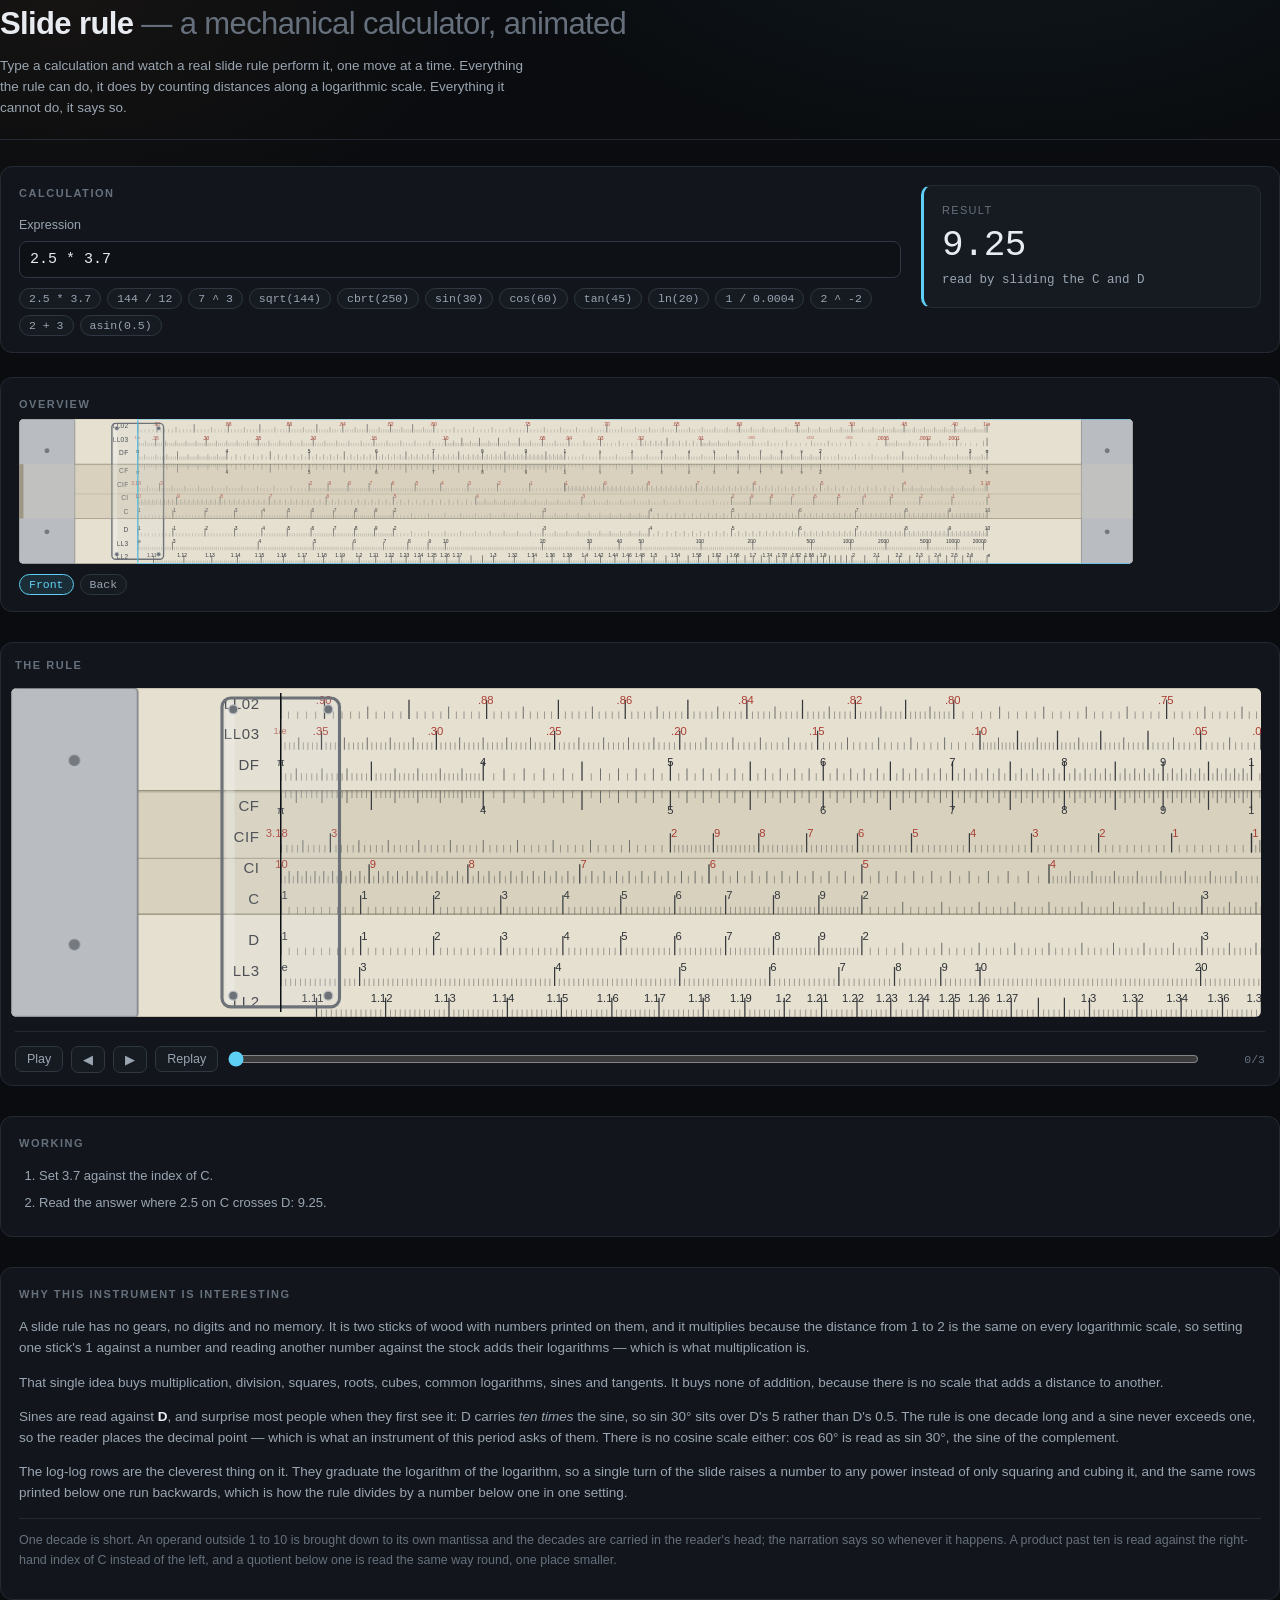
<file: docs/slide-rule.html>
<!DOCTYPE html>
<html lang="en">
<head>
<meta charset="utf-8">
<meta name="viewport" content="width=device-width, initial-scale=1">
<!--
  Content-Security-Policy (defence in depth).

  This page is no longer a single self-contained document: geometry, parser,
  planner, tween and renderer are separate modules under docs/slide-rule/, so
  script-src and style-src gain 'self' alongside 'unsafe-inline'. Everything
  else stays denied: no network, no plugins, no framing, no form posts. The rule
  is inline SVG, so img-src can remain 'none' -- there are no raster assets.

  Note that frame-ancestors is ignored in a meta tag; send that one as an HTTP
  header if you host this on a web server.
-->
<meta http-equiv="Content-Security-Policy" content="default-src 'none'; script-src 'self' 'unsafe-inline'; style-src 'self' 'unsafe-inline'; img-src 'none'; connect-src 'none'; font-src 'none'; media-src 'none'; object-src 'none'; frame-src 'none'; worker-src 'none'; base-uri 'none'; form-action 'none'">
<title>Slide Rule</title>
<link rel="stylesheet" href="slide-rule/slide-rule.css">
</head>
<body>
<header>
  <h1>Slide rule <span class="thin">&mdash; a mechanical calculator, animated</span></h1>
  <p class="sub">
    Type a calculation and watch a real slide rule perform it, one move at a time.
    Everything the rule can do, it does by counting distances along a logarithmic
    scale. Everything it cannot do, it says so.
  </p>
</header>

<!-- Mobile puts the entry behind this handle so the rule keeps the screen
     while a calculation runs. Dragging it downward opens the drawer. -->
<div class="drawer-handle" id="drawer-handle" role="button" tabindex="0"
     aria-label="Drag down to enter a calculation" aria-expanded="false">
  <span class="drawer-grip"></span><span>Drag down for a calculation</span>
</div>

<div class="stack">
  <!-- The calculation sits above the rule, not beside it. A slide rule is read
       by setting and reading, and keeping the entry and the result in one band
       above the instrument means the eye moves down to the rule once and stays
       there, rather than travelling sideways to a column. -->
  <section class="panel expr-panel" id="expr-panel">
    <div class="expr-entry">
      <h2>Calculation</h2>
      <label class="lab" for="expr"><span>Expression</span><span class="hint" id="parse-note"></span></label>
      <input type="text" id="expr" value="2.5 * 3.7" spellcheck="false" autocomplete="off"
             aria-describedby="err">
      <div id="err" class="err" role="alert" hidden></div>
      <div class="chips" id="chips"></div>
    </div>

    <div class="expr-outcome">
      <div class="big" id="result-card">
        <div class="k"><span id="result-label">Result</span><span class="tag" id="result-tag"></span></div>
        <div class="val" id="result-val">&mdash;</div>
        <div class="subv" id="result-sub"></div>
      </div>
      <div id="limits"></div>
      <div id="notes"></div>
    </div>
  </section>

  <section class="steps">
    <div class="panel minimap-strip">
      <h2>Overview</h2>
      <svg id="minimap" role="img"
           aria-label="The whole rule, showing the slide position and what the main view is showing"></svg>
      <div class="face-switch">
        <button type="button" class="chip on" data-face="front">Front</button>
        <button type="button" class="chip" data-face="back">Back</button>
      </div>
      <p class="face-note" id="face-note" hidden></p>
    </div>

    <div class="panel" id="rule-panel">
      <h2>The rule</h2>
      <div class="rule-landscape">
        <div class="rule-wrap">
          <svg id="rule" role="img" aria-labelledby="rule-title rule-desc">
            <title id="rule-title">K&amp;E 4181-3 slide rule</title>
            <desc id="rule-desc">A ten inch log-log duplex slide rule. The fixed
            scale plate carries the rows above and below; the sliding plate
            carries the band in the middle. A glass cursor with a metal surround
            reads across both.</desc>
          </svg>
        </div>
      </div>
      <div class="transport">
        <button type="button" id="play" class="btn">Play</button>
        <button type="button" id="step-back" class="btn" aria-label="Previous step">&#9664;</button>
        <button type="button" id="step-fwd" class="btn" aria-label="Next step">&#9654;</button>
        <button type="button" id="replay" class="btn">Replay</button>
        <input type="range" id="scrub" min="0" max="1000" value="0" step="1"
               aria-label="Scrub through the animation">
        <span class="stepno" id="stepno">&mdash;</span>
      </div>
    </div>

    <div class="panel" id="working">
      <h2>Working</h2>
      <ol class="log" id="log"></ol>
    </div>

    <div class="panel" id="about">
      <h2>Why this instrument is interesting</h2>
      <p>
        A slide rule has no gears, no digits and no memory. It is two sticks of
        wood with numbers printed on them, and it multiplies because the distance
        from 1 to 2 is the same on every logarithmic scale, so setting one stick's
        1 against a number and reading another number against the stock adds
        their logarithms &mdash; which is what multiplication is.
      </p>
      <p>
        That single idea buys multiplication, division, squares, roots, cubes,
        common logarithms, sines and tangents. It buys none of addition, because
        there is no scale that adds a distance to another.
      </p>
      <p>
        Sines are read against <strong>D</strong>, and surprise most people when
        they first see it: D carries <em>ten times</em> the sine, so sin&nbsp;30&deg;
        sits over D's 5 rather than D's 0.5. The rule is one decade long and a
        sine never exceeds one, so the reader places the decimal point &mdash;
        which is what an instrument of this period asks of them. There is no
        cosine scale either: cos&nbsp;60&deg; is read as sin&nbsp;30&deg;, the
        sine of the complement.
      </p>
      <p>
        The log-log rows are the cleverest thing on it. They graduate the
        logarithm of the logarithm, so a single turn of the slide raises a number
        to any power instead of only squaring and cubing it, and the same rows
        printed below one run backwards, which is how the rule divides by a
        number below one in one setting.
      </p>
      <p class="caveat">
        One decade is short. An operand outside 1 to 10 is brought down to its own
        mantissa and the decades are carried in the reader's head; the narration
        says so whenever it happens. A product past ten is read against the
        right-hand index of C instead of the left, and a quotient below one is
        read the same way round, one place smaller.
      </p>
    </div>
  </section>
</div>

<!-- The modules are loaded with a cache-busting query because a plain
     http.server revalidates lazily and a stale geometry module silently renders
     a rule whose graduations no longer match the ones the planner aims at. -->
<script src="slide-rule/geometry.js"></script>
<script src="slide-rule/parser.js"></script>
<script src="slide-rule/plan.js"></script>
<script src="slide-rule/tween.js"></script>
<script src="slide-rule/camera.js"></script>
<script src="slide-rule/rule669.js"></script>
<script src="slide-rule/render.js"></script>
<script src="slide-rule/app.js"></script>
</body>
</html>
</file>
<file: docs/slide-rule/slide-rule.css>
:root{
  --bg:#0a0c0f;
  --bg-2:#0e1116;
  --panel:#12161c;
  --panel-2:#161b22;
  --line:#232a33;
  --line-2:#2e3742;
  --ink:#e8ecf1;
  --ink-2:#9aa5b1;
  --ink-3:#66707c;
  --accent:#5fd0f5;
  --accent-2:#f2a65a;
  --good:#7ee081;
  --bad:#f2848a;
  --mono:ui-monospace,SFMono-Regular,"SF Mono",Menlo,Consolas,"Liberation Mono",monospace;
  --sans:"Inter",-apple-system,BlinkMacSystemFont,"Segoe UI",Helvetica,Arial,sans-serif;

  /* The instrument's materials. These are the only surfaces in the page that
     are not flat UI, and they are what make the rule read as a physical object
     rather than a diagram of one. */
  /* The slide is a second piece of the same material as the stock, not a
     contrasting one. On the instrument both are the same pale ivory and the
     seam alone tells them apart; making the slide markedly darker turned the
     middle of the rule into a black band and hid the graduations printed on
     it. A shade darker than the stock is enough to read as separate. */
  --stock:#e6e0d0;
  --stock-edge:#b9b1a0;
  --slide:#d8d1bd;
  --slide-edge:#9a927e;
  --slide-shadow:rgba(0,0,0,.22);
  --slide-ink:#2a2f36;
  --rule-ink:#22262d;
  --red-ink:#a8342c;
  --metal:#b9bcc0;
  --metal-edge:#6d7278;
  --glass:rgba(214,222,230,.16);
  --glass-shine:rgba(255,255,255,.5);
  --hairline:#0b0e12;
}
*{box-sizing:border-box}
html,body{margin:0;padding:0}
body{
  background:var(--bg);
  color:var(--ink);
  font-family:var(--sans);
  font-size:15px;
  line-height:1.55;
  -webkit-font-smoothing:antialiased;
  background-image:
    radial-gradient(900px 500px at 78% -8%, rgba(95,208,245,.07), transparent 60%),
    radial-gradient(700px 400px at 5% 0%, rgba(242,166,90,.05), transparent 60%);
  background-repeat:no-repeat;
}
.wrap{max-width:1240px;margin:0 auto;padding:34px 22px 70px}

header{border-bottom:1px solid var(--line);padding-bottom:20px;margin-bottom:26px}
h1{font-size:clamp(22px,3.2vw,31px);margin:0 0 8px;letter-spacing:-.02em;font-weight:620}
h1 .thin{color:var(--ink-3);font-weight:400}
.sub{color:var(--ink-2);max-width:70ch;margin:0}

/* One column, top to bottom: the calculation, then the rule, then the steps.
   A two column layout put the entry beside the instrument, which made the eye
   travel sideways for every value read. */
.stack{display:grid;gap:16px;align-content:start}
/* Grid items default to min-width:auto and so refuse to shrink below their
   content. The rule view is deliberately wider than its panel and scrolls
   inside it; without this the panel is widened to the rule instead, the page
   grows a scrollbar, and the view never actually scrolls. */
.stack > *{min-width:0}
.stack > .panel + .panel{margin-top:0}

.panel{
  background:var(--panel);
  border:1px solid var(--line);
  border-radius:12px;
  padding:18px 18px 16px;
  /* Grid items default to min-width:auto and refuse to shrink below their
     content. The rule view is deliberately wider than its panel and scrolls
     inside it; without this the panel is widened to the rule instead, the page
     grows a scrollbar, and the view never actually scrolls. */
  min-width:0;
}
.panel h2{
  font-size:11px;letter-spacing:.14em;text-transform:uppercase;
  color:var(--ink-3);margin:0 0 14px;font-weight:600;
}
.panel + .panel{margin-top:16px}
.sticky{position:sticky;top:18px}
@media (max-width:900px){.sticky{position:static}}

/* The calculation panel is a single row across the full width: entry on the
   left, the answer on the right. Stacked vertically it would push the rule
   below the fold, and the whole point is that the two are read together. */
.expr-panel{
  display:grid;
  grid-template-columns:minmax(0,1fr) minmax(260px,340px);
  gap:20px;
  align-items:start;
}
.expr-panel .big{margin:0}
.expr-outcome{min-width:0}
.expr-entry{min-width:0}
@media (max-width:900px){
  .expr-panel{grid-template-columns:1fr;gap:14px}
}

.field{margin-bottom:15px}
label.lab{
  display:flex;justify-content:space-between;align-items:baseline;gap:8px;
  font-size:12.5px;color:var(--ink-2);margin-bottom:6px;
}
.lab .hint{color:var(--ink-3);font-family:var(--mono);font-size:11px}

input[type=text]{
  width:100%;
  background:var(--bg-2);
  border:1px solid var(--line-2);
  color:var(--ink);
  border-radius:8px;
  padding:9px 10px;
  font-size:15px;
  font-family:var(--mono);
  outline:none;
}
input[type=text]:focus{border-color:var(--accent);box-shadow:0 0 0 3px rgba(95,208,245,.12)}

/* The caret under the offending character, drawn in the error line rather than
   inside the input, because an input cannot show one. */
.err{
  margin-top:8px;
  font-family:var(--mono);
  font-size:12px;
  color:var(--bad);
  white-space:pre-wrap;
}
.err .caret{color:var(--ink-3)}

.chips{display:flex;flex-wrap:wrap;gap:6px;margin-top:10px}
.chip{
  background:var(--panel-2);
  border:1px solid var(--line-2);
  color:var(--ink-2);
  border-radius:999px;
  padding:3px 9px;
  font-size:11.5px;
  font-family:var(--mono);
  cursor:pointer;
  transition:border-color .12s,color .12s,background .12s;
}
.chip:hover{border-color:var(--accent);color:var(--accent);background:rgba(95,208,245,.07)}
.chip.on{border-color:var(--accent);color:var(--accent);background:rgba(95,208,245,.12)}

.big{
  background:var(--panel-2);
  border:1px solid var(--line);
  border-left:3px solid var(--accent);
  border-radius:10px;
  padding:16px 18px;
  margin:16px 0 0;
}
.big.bad{border-left-color:var(--bad)}
.big.limit{border-left-color:var(--accent-2)}
.big .k{
  font-size:11px;letter-spacing:.12em;text-transform:uppercase;color:var(--ink-3);
  margin-bottom:7px;display:flex;justify-content:space-between;gap:10px;
  align-items:baseline;flex-wrap:wrap;
}
.big .k .tag{font-family:var(--mono);letter-spacing:0;text-transform:none;color:var(--ink-3)}
.val{
  font-family:var(--mono);
  font-size:clamp(24px,4vw,36px);
  line-height:1.1;
  letter-spacing:-.02em;
  color:var(--ink);
  word-break:break-word;
}
.subv{font-size:12.5px;color:var(--ink-2);margin-top:6px;font-family:var(--mono)}

.note{
  margin-top:10px;
  font-size:12.5px;
  color:var(--ink-2);
  border-left:2px solid var(--line-2);
  padding-left:10px;
}
.note.warn{border-left-color:var(--accent-2);color:#d8c3a6}
.note + .note{margin-top:8px}

/* ---------------------------------------------------------------- transport */
.transport{
  display:flex;align-items:center;gap:8px;
  margin-top:14px;padding-top:14px;
  border-top:1px solid var(--line);
  flex-wrap:wrap;
}
.btn{
  background:var(--panel-2);
  border:1px solid var(--line-2);
  color:var(--ink-2);
  border-radius:7px;
  padding:5px 11px;
  font-size:12.5px;
  font-family:var(--sans);
  cursor:pointer;
  transition:border-color .12s,color .12s,background .12s;
}
.btn:hover:not(:disabled){border-color:var(--accent);color:var(--accent)}
.btn:disabled{opacity:.4;cursor:default}
.btn:focus-visible{outline:2px solid var(--accent);outline-offset:1px}
input[type=range]{
  flex:1 1 120px;min-width:100px;
  accent-color:var(--accent);
  background:transparent;
}
.stepno{font-family:var(--mono);font-size:11.5px;color:var(--ink-3);min-width:56px;text-align:right}

/* --------------------------------------------------------------- step list */
.log{margin:0;padding-left:20px;color:var(--ink-2);font-size:13px}
.log li{margin-bottom:7px}
.log li.done{color:var(--ink-3)}
.log li.current{color:var(--ink)}
.log li.current::marker{color:var(--accent)}

.caveat{color:var(--ink-3);font-size:12.5px;border-top:1px solid var(--line);padding-top:12px;margin-top:14px}
p{color:var(--ink-2);font-size:13.5px}
strong{color:var(--ink);font-weight:600}

@media (prefers-reduced-motion:reduce){
  *{transition-duration:.01ms !important}
}
/* ------------------------------------------------------------------ rule */

/* The rule takes the full width of the page less a small margin either side,
   as the instrument is long and thin. The SVG scales to fit, so the same
   drawing serves a phone and a desktop without a second layout. */
#rule-panel{padding:14px 14px 12px}
/* The main view is sized from the rule, not from this container, and is usually
   WIDER than it. It scrolls sideways rather than being fitted: squeezing a long
   thin object into a fixed box is what stretches it, and the rule's
   proportions matter more than its fitting inside a panel. */
.rule-wrap{
  width:100%;
  /* A grid item defaults to min-width:auto, which refuses to shrink below the
     width of its content. Left alone, the 1393px rule widened the whole panel
     and the page instead of scrolling inside this box, so the rule was never
     actually scrollable and the page gained a scrollbar of its own. */
  min-width:0;
  margin:0 -4px;
  overflow-x:auto;
  overflow-y:hidden;
  border-radius:6px;
  background:var(--slide-edge);
  /* A scrollbar that only appears over the rule itself. */
  scrollbar-width:thin;
}
/* Both views take their width and height as attributes set from the rule's own
   proportions in app.js. No width:100% and no aspect-ratio here: both of those
   take the shape away from the rule and hand it to the container, which is what
   stretched the overview by more than five times across. */
#rule{display:block;max-width:none}
#minimap{display:block;max-width:none;background:var(--panel-2);border-radius:5px}
.minimap-strip{margin-top:8px}
.minimap-strip h2{margin-bottom:6px}

.face-switch{display:flex;gap:6px;margin-top:10px}

/* Shown when the face the reader picked cannot print a scale the operation
   reads. Said rather than acted on: the buttons exist to let the other side be
   looked at, so the rule stays where it was put and the gap is named. */
.face-note{
  margin:9px 0 0;font-size:12.5px;color:var(--accent-2);
  border-left:2px solid var(--accent-2);padding-left:10px;
}
.face-note[hidden]{display:none}

/* On a narrow screen the rule is rotated into landscape, because a slide rule
   read the wrong way round is not a slide rule. */
@media (max-width:760px){
  .rule-landscape{height:46vh;display:flex;align-items:center;justify-content:center}
  .rule-landscape .rule-wrap{width:calc(100vh - 24px);transform:rotate(90deg);margin:0}
}

/* ------------------------------------------------------------------ drawer */

/* Mobile puts the expression entry behind a handle, so the rule keeps the
   whole screen while a calculation is running. The handle says where to drag. */
.drawer-handle{
  display:none;
  position:fixed;left:0;right:0;top:0;z-index:20;
  align-items:center;justify-content:center;gap:8px;
  padding:8px 12px 10px;
  background:var(--panel);
  border-bottom:1px solid var(--line);
  color:var(--ink-2);font-size:12px;cursor:grab;touch-action:none;
}
.drawer-handle::after{
  content:"";width:44px;height:4px;border-radius:2px;background:var(--line-2);
}
.drawer-handle:active{cursor:grabbing}
.drawer-grip{
  width:44px;height:4px;border-radius:2px;background:var(--line-2);
}
body.drawer-open .drawer-handle{background:var(--panel-2)}

@media (max-width:760px){
  .drawer-handle{display:flex}
  .expr-panel{
    position:fixed;inset:0 0 auto 0;z-index:19;
    transform:translateY(-100%);
    transition:transform .22s ease;
    background:var(--panel);
    border-bottom:1px solid var(--line);
    padding:52px 16px 16px;
    max-height:82vh;overflow:auto;
  }
  body.drawer-open .expr-panel{transform:translateY(0)}
  body.drawer-open{overflow:hidden}
  .sticky{position:static}
}

/* --------------------------------------------------------------- steps */

/* The stack already spaces its children, so only the panels inside the steps
   section need their own gaps. */
.steps{display:grid;gap:14px;align-content:start}
.step-line{
  display:flex;gap:10px;align-items:baseline;
  padding:7px 0;border-bottom:1px solid var(--line);
  font-size:13.5px;color:var(--ink-3);
}
.step-line:last-child{border-bottom:0}
.step-line .n{
  font-family:var(--mono);font-size:11px;color:var(--ink-3);
  min-width:20px;text-align:right;flex:0 0 auto;
}
.step-line.done{color:var(--ink-2)}
.step-line.current{color:var(--ink)}
.step-line.current .n{color:var(--accent)}
.explain{color:var(--ink-2);font-size:13px;margin:0}
</file>
